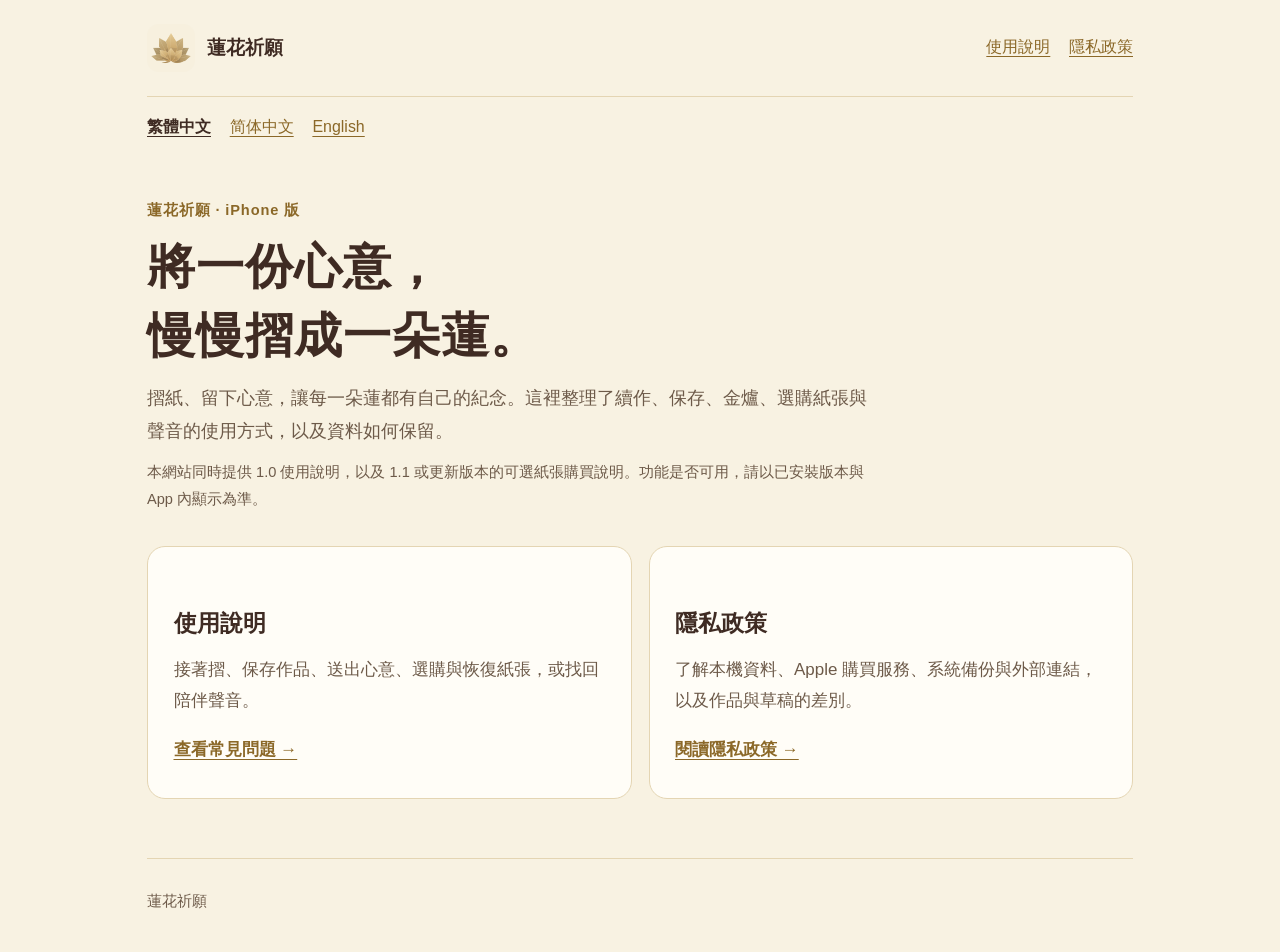
<file: index.html>
<!doctype html>
<html lang="zh-Hant">
<head>
  <meta charset="utf-8">
  <meta name="viewport" content="width=device-width, initial-scale=1">
  <meta name="description" content="蓮花祈願的使用說明與隱私政策。將一份心意，慢慢摺成一朵蓮。">
  <title>蓮花祈願 · 使用說明與隱私</title>
  <link rel="icon" href="assets/icon.png" type="image/png">
  <link rel="stylesheet" href="styles.css">
  <link rel="canonical" href="https://cm2rf97d.github.io/lotus-wishes-support/index.html">
</head>
<body>
  <a class="skip-link" href="#main">跳至主要內容</a>
  <div class="page-shell">
    <header class="site-header">
      <a class="brand" href="index.html"><img src="assets/icon.png" width="48" height="48" alt="">蓮花祈願</a>
      <nav aria-label="主要導覽"><a href="support.html">使用說明</a><a href="privacy.html">隱私政策</a></nav>
    </header>
    <nav class="languages" aria-label="語言"><a href="index.html" lang="zh-Hant" hreflang="zh-Hant" aria-current="page">繁體中文</a><a href="zh-Hans/index.html" lang="zh-Hans" hreflang="zh-Hans">简体中文</a><a href="en/index.html" lang="en" hreflang="en">English</a></nav>
    <main id="main">
      <div class="hero">
        <p class="eyebrow">蓮花祈願 · iPhone 版</p>
        <h1>將一份心意，<br>慢慢摺成一朵蓮。</h1>
        <p class="lead">摺紙、留下心意，讓每一朵蓮都有自己的紀念。這裡整理了續作、保存、金爐、選購紙張與聲音的使用方式，以及資料如何保留。</p>
        <p class="meta">本網站同時提供 1.0 使用說明，以及 1.1 或更新版本的可選紙張購買說明。功能是否可用，請以已安裝版本與 App 內顯示為準。</p>
      </div>
      <div class="cards">
        <section class="card">
          <h2>使用說明</h2>
          <p>接著摺、保存作品、送出心意、選購與恢復紙張，或找回陪伴聲音。</p>
          <a href="support.html">查看常見問題 →</a>
        </section>
        <section class="card">
          <h2>隱私政策</h2>
          <p>了解本機資料、Apple 購買服務、系統備份與外部連結，以及作品與草稿的差別。</p>
          <a href="privacy.html">閱讀隱私政策 →</a>
        </section>
      </div>
    </main>
    <footer class="site-footer"><p>蓮花祈願</p></footer>
  </div>
</body>
</html>
</file>
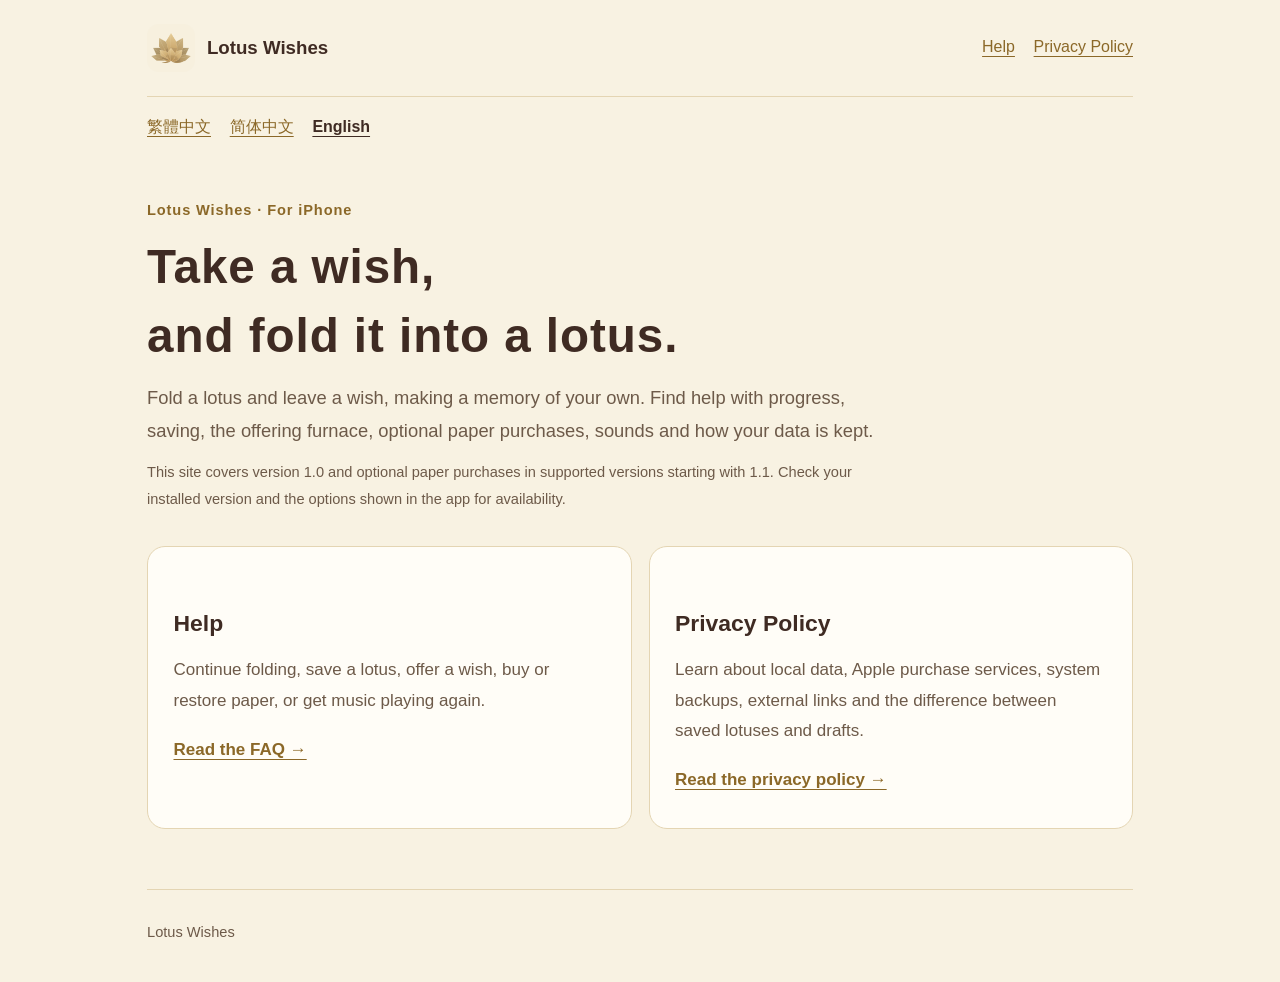
<file: en/index.html>
<!doctype html>
<html lang="en">
<head>
  <meta charset="utf-8">
  <meta name="viewport" content="width=device-width, initial-scale=1">
  <meta name="description" content="Help and privacy information for Lotus Wishes. Take a wish and fold it into a lotus.">
  <title>Lotus Wishes · Help &amp; Privacy</title>
  <link rel="icon" href="../assets/icon.png" type="image/png">
  <link rel="stylesheet" href="../styles.css">
  <link rel="canonical" href="https://cm2rf97d.github.io/lotus-wishes-support/en/index.html">
</head>
<body>
  <a class="skip-link" href="#main">Skip to main content</a>
  <div class="page-shell">
    <header class="site-header">
      <a class="brand" href="index.html"><img src="../assets/icon.png" width="48" height="48" alt="">Lotus Wishes</a>
      <nav aria-label="Main navigation"><a href="support.html">Help</a><a href="privacy.html">Privacy Policy</a></nav>
    </header>
    <nav class="languages" aria-label="Language"><a href="../index.html" lang="zh-Hant" hreflang="zh-Hant">繁體中文</a><a href="../zh-Hans/index.html" lang="zh-Hans" hreflang="zh-Hans">简体中文</a><a href="../en/index.html" lang="en" hreflang="en" aria-current="page">English</a></nav>
    <main id="main">
      <div class="hero">
        <p class="eyebrow">Lotus Wishes · For iPhone</p>
        <h1>Take a wish,<br>and fold it into a lotus.</h1>
        <p class="lead">Fold a lotus and leave a wish, making a memory of your own. Find help with progress, saving, the offering furnace, optional paper purchases, sounds and how your data is kept.</p>
        <p class="meta">This site covers version 1.0 and optional paper purchases in supported versions starting with 1.1. Check your installed version and the options shown in the app for availability.</p>
      </div>
      <div class="cards">
        <section class="card">
          <h2>Help</h2>
          <p>Continue folding, save a lotus, offer a wish, buy or restore paper, or get music playing again.</p>
          <a href="support.html">Read the FAQ →</a>
        </section>
        <section class="card">
          <h2>Privacy Policy</h2>
          <p>Learn about local data, Apple purchase services, system backups, external links and the difference between saved lotuses and drafts.</p>
          <a href="privacy.html">Read the privacy policy →</a>
        </section>
      </div>
    </main>
    <footer class="site-footer"><p>Lotus Wishes</p></footer>
  </div>
</body>
</html>
</file>
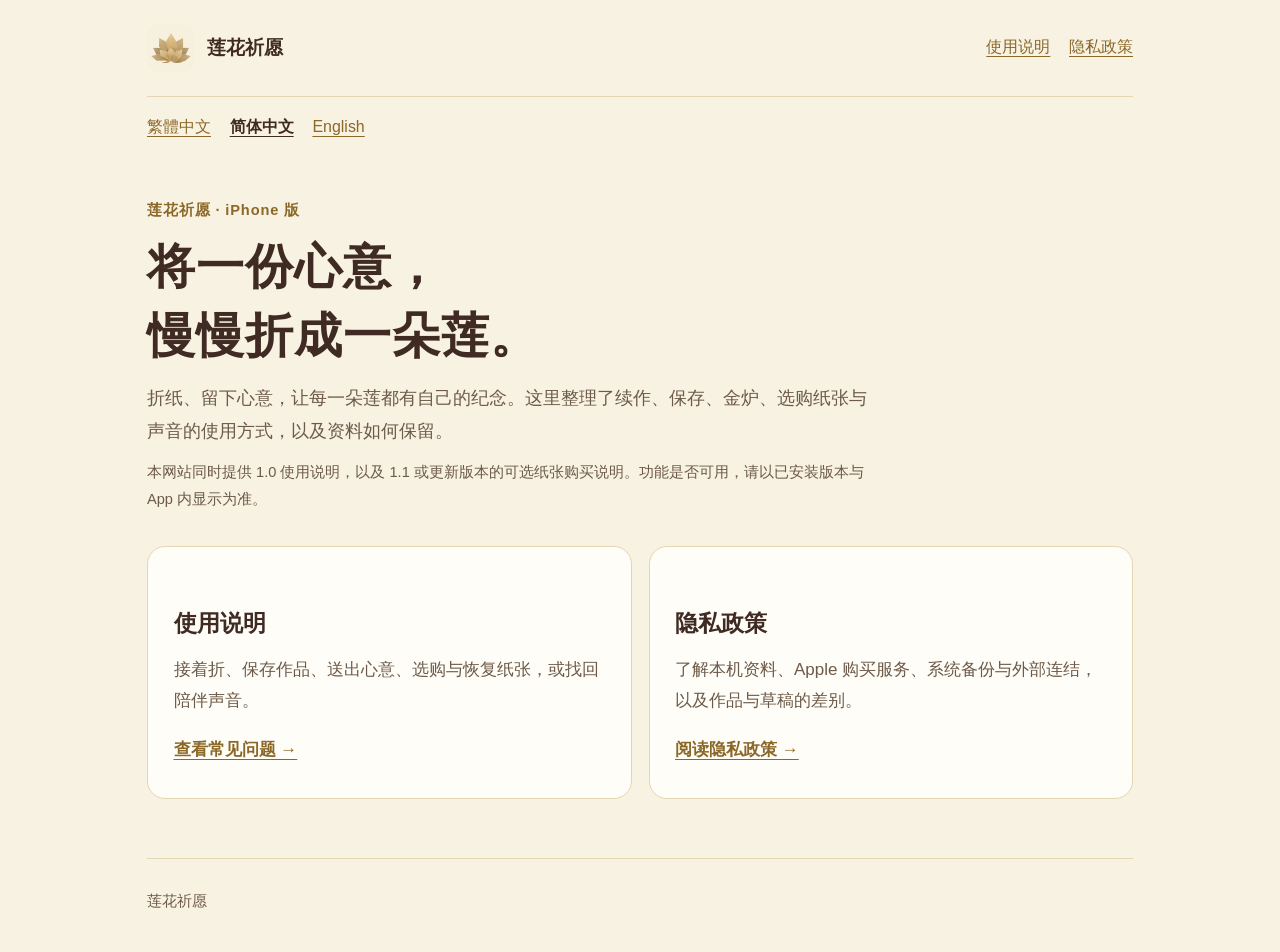
<file: zh-Hans/index.html>
<!doctype html>
<html lang="zh-Hans">
<head>
  <meta charset="utf-8">
  <meta name="viewport" content="width=device-width, initial-scale=1">
  <meta name="description" content="莲花祈愿的使用说明与隐私政策。将一份心意，慢慢折成一朵莲。">
  <title>莲花祈愿 · 使用说明与隐私</title>
  <link rel="icon" href="../assets/icon.png" type="image/png">
  <link rel="stylesheet" href="../styles.css">
  <link rel="canonical" href="https://cm2rf97d.github.io/lotus-wishes-support/zh-Hans/index.html">
</head>
<body>
  <a class="skip-link" href="#main">跳至主要内容</a>
  <div class="page-shell">
    <header class="site-header">
      <a class="brand" href="index.html"><img src="../assets/icon.png" width="48" height="48" alt="">莲花祈愿</a>
      <nav aria-label="主要导览"><a href="support.html">使用说明</a><a href="privacy.html">隐私政策</a></nav>
    </header>
    <nav class="languages" aria-label="语言"><a href="../index.html" lang="zh-Hant" hreflang="zh-Hant">繁體中文</a><a href="../zh-Hans/index.html" lang="zh-Hans" hreflang="zh-Hans" aria-current="page">简体中文</a><a href="../en/index.html" lang="en" hreflang="en">English</a></nav>
    <main id="main">
      <div class="hero">
        <p class="eyebrow">莲花祈愿 · iPhone 版</p>
        <h1>将一份心意，<br>慢慢折成一朵莲。</h1>
        <p class="lead">折纸、留下心意，让每一朵莲都有自己的纪念。这里整理了续作、保存、金炉、选购纸张与声音的使用方式，以及资料如何保留。</p>
        <p class="meta">本网站同时提供 1.0 使用说明，以及 1.1 或更新版本的可选纸张购买说明。功能是否可用，请以已安装版本与 App 内显示为准。</p>
      </div>
      <div class="cards">
        <section class="card">
          <h2>使用说明</h2>
          <p>接着折、保存作品、送出心意、选购与恢复纸张，或找回陪伴声音。</p>
          <a href="support.html">查看常见问题 →</a>
        </section>
        <section class="card">
          <h2>隐私政策</h2>
          <p>了解本机资料、Apple 购买服务、系统备份与外部连结，以及作品与草稿的差别。</p>
          <a href="privacy.html">阅读隐私政策 →</a>
        </section>
      </div>
    </main>
    <footer class="site-footer"><p>莲花祈愿</p></footer>
  </div>
</body>
</html>
</file>
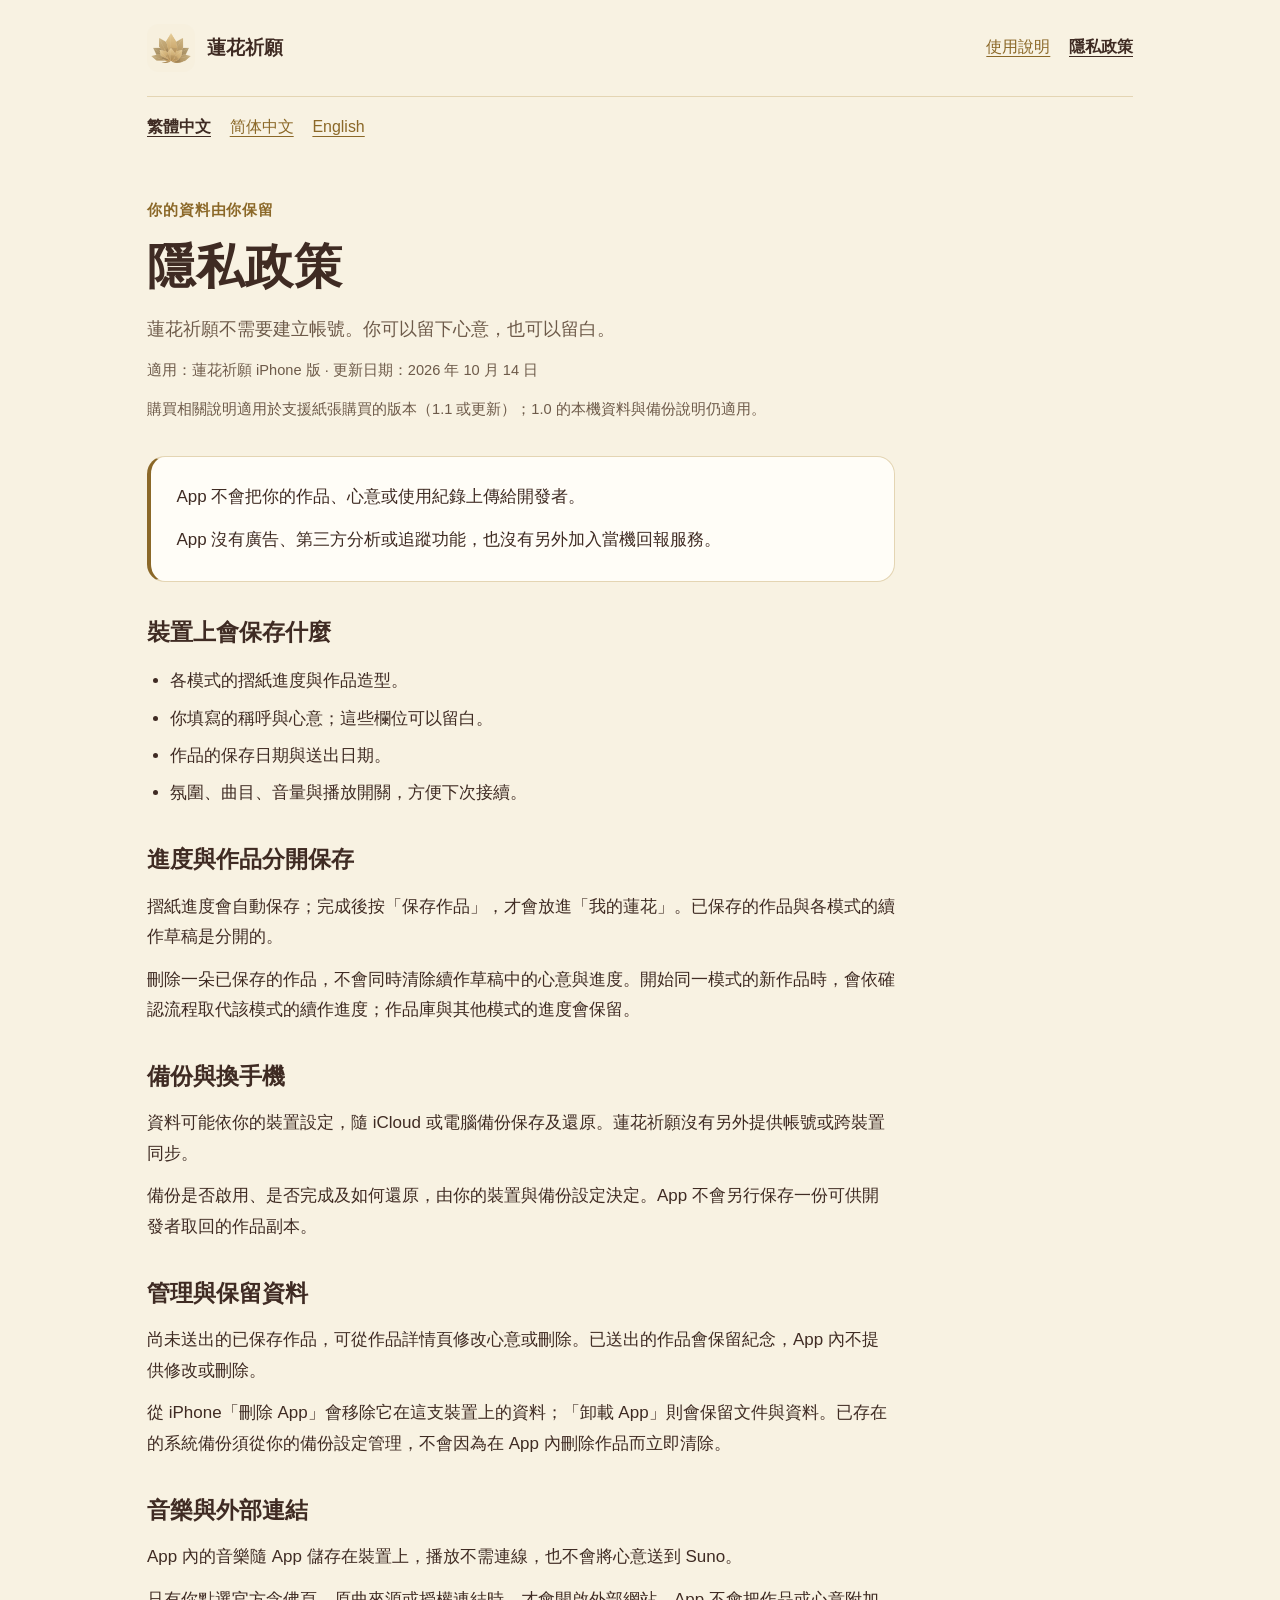
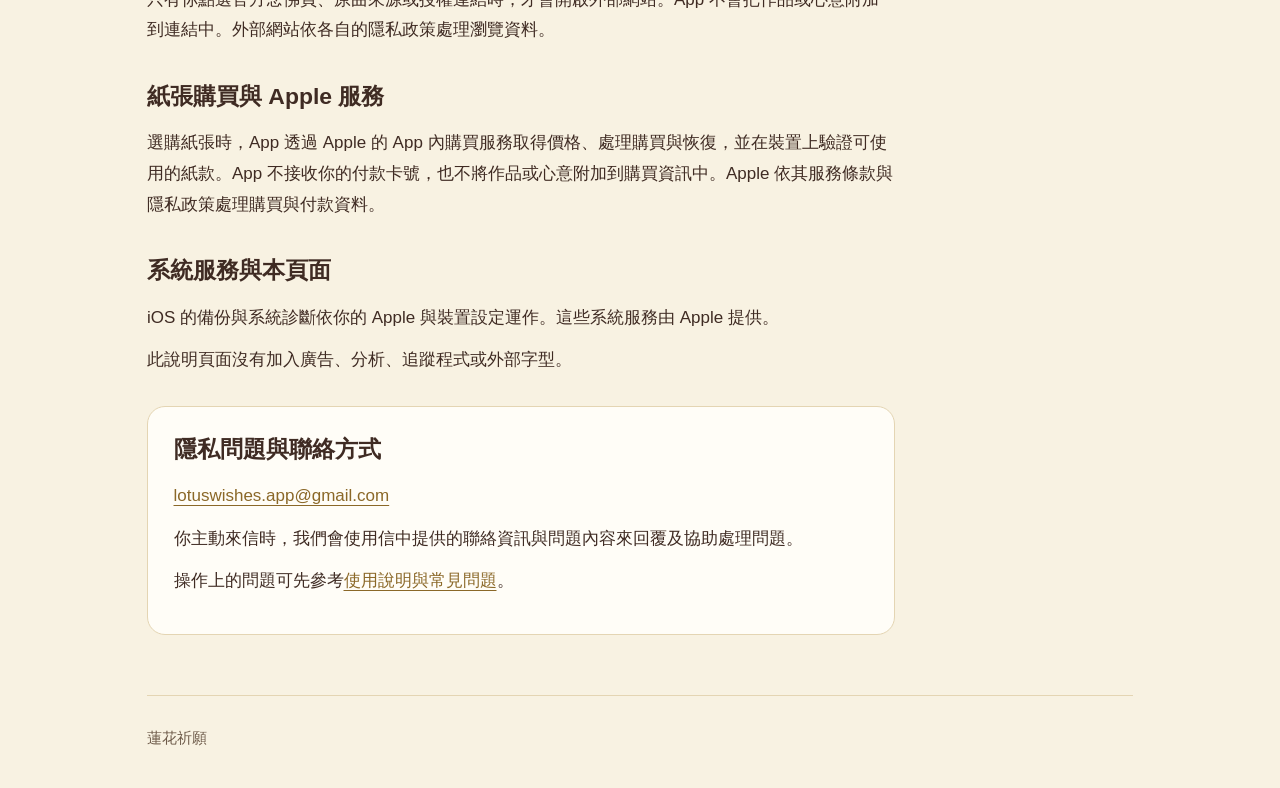
<file: privacy.html>
<!doctype html>
<html lang="zh-Hant">
<head>
  <meta charset="utf-8">
  <meta name="viewport" content="width=device-width, initial-scale=1">
  <meta name="description" content="蓮花祈願隱私政策：本機資料、作品與心意、紙張購買、系統備份、外部連結及資料管理。">
  <title>隱私政策 · 蓮花祈願</title>
  <link rel="icon" href="assets/icon.png" type="image/png">
  <link rel="stylesheet" href="styles.css">
  <link rel="canonical" href="https://cm2rf97d.github.io/lotus-wishes-support/privacy.html">
</head>
<body>
  <a class="skip-link" href="#main">跳至主要內容</a>
  <div class="page-shell">
    <header class="site-header">
      <a class="brand" href="index.html"><img src="assets/icon.png" width="48" height="48" alt="">蓮花祈願</a>
      <nav aria-label="主要導覽"><a href="support.html">使用說明</a><a href="privacy.html" aria-current="page">隱私政策</a></nav>
    </header>
    <nav class="languages" aria-label="語言"><a href="privacy.html" lang="zh-Hant" hreflang="zh-Hant" aria-current="page">繁體中文</a><a href="zh-Hans/privacy.html" lang="zh-Hans" hreflang="zh-Hans">简体中文</a><a href="en/privacy.html" lang="en" hreflang="en">English</a></nav>
    <main id="main" class="document">
      <div class="hero">
        <p class="eyebrow">你的資料由你保留</p>
        <h1>隱私政策</h1>
        <p class="lead">蓮花祈願不需要建立帳號。你可以留下心意，也可以留白。</p>
        <p class="meta">適用：蓮花祈願 iPhone 版 · 更新日期：2026 年 10 月 14 日</p>
        <p class="meta">購買相關說明適用於支援紙張購買的版本（1.1 或更新）；1.0 的本機資料與備份說明仍適用。</p>
      </div>
      <div class="summary">
        <p>App 不會把你的作品、心意或使用紀錄上傳給開發者。</p>
        <p>App 沒有廣告、第三方分析或追蹤功能，也沒有另外加入當機回報服務。</p>
      </div>
      <section aria-labelledby="stored-data">
        <h2 id="stored-data">裝置上會保存什麼</h2>
        <ul>
          <li>各模式的摺紙進度與作品造型。</li>
          <li>你填寫的稱呼與心意；這些欄位可以留白。</li>
          <li>作品的保存日期與送出日期。</li>
          <li>氛圍、曲目、音量與播放開關，方便下次接續。</li>
        </ul>
      </section>
      <section aria-labelledby="drafts">
        <h2 id="drafts">進度與作品分開保存</h2>
        <p>摺紙進度會自動保存；完成後按「保存作品」，才會放進「我的蓮花」。已保存的作品與各模式的續作草稿是分開的。</p>
        <p>刪除一朵已保存的作品，不會同時清除續作草稿中的心意與進度。開始同一模式的新作品時，會依確認流程取代該模式的續作進度；作品庫與其他模式的進度會保留。</p>
      </section>
      <section aria-labelledby="backup">
        <h2 id="backup">備份與換手機</h2>
        <p>資料可能依你的裝置設定，隨 iCloud 或電腦備份保存及還原。蓮花祈願沒有另外提供帳號或跨裝置同步。</p>
        <p>備份是否啟用、是否完成及如何還原，由你的裝置與備份設定決定。App 不會另行保存一份可供開發者取回的作品副本。</p>
      </section>
      <section aria-labelledby="manage">
        <h2 id="manage">管理與保留資料</h2>
        <p>尚未送出的已保存作品，可從作品詳情頁修改心意或刪除。已送出的作品會保留紀念，App 內不提供修改或刪除。</p>
        <p>從 iPhone「刪除 App」會移除它在這支裝置上的資料；「卸載 App」則會保留文件與資料。已存在的系統備份須從你的備份設定管理，不會因為在 App 內刪除作品而立即清除。</p>
      </section>
      <section aria-labelledby="links">
        <h2 id="links">音樂與外部連結</h2>
        <p>App 內的音樂隨 App 儲存在裝置上，播放不需連線，也不會將心意送到 Suno。</p>
        <p>只有你點選官方念佛頁、原曲來源或授權連結時，才會開啟外部網站。App 不會把作品或心意附加到連結中。外部網站依各自的隱私政策處理瀏覽資料。</p>
      </section>
      <section aria-labelledby="purchases">
        <h2 id="purchases">紙張購買與 Apple 服務</h2>
        <p>選購紙張時，App 透過 Apple 的 App 內購買服務取得價格、處理購買與恢復，並在裝置上驗證可使用的紙款。App 不接收你的付款卡號，也不將作品或心意附加到購買資訊中。Apple 依其服務條款與隱私政策處理購買與付款資料。</p>
      </section>
      <section aria-labelledby="system">
        <h2 id="system">系統服務與本頁面</h2>
        <p>iOS 的備份與系統診斷依你的 Apple 與裝置設定運作。這些系統服務由 Apple 提供。</p>
        <p>此說明頁面沒有加入廣告、分析、追蹤程式或外部字型。</p>
      </section>
      <section class="contact" aria-labelledby="contact">
        <h2 id="contact">隱私問題與聯絡方式</h2>
        <p class="contact-address"><a href="mailto:lotuswishes.app@gmail.com">lotuswishes.app@gmail.com</a></p>
        <p>你主動來信時，我們會使用信中提供的聯絡資訊與問題內容來回覆及協助處理問題。</p>
        <p>操作上的問題可先參考<a href="support.html">使用說明與常見問題</a>。</p>
      </section>
    </main>
    <footer class="site-footer"><p>蓮花祈願</p></footer>
  </div>
</body>
</html>
</file>
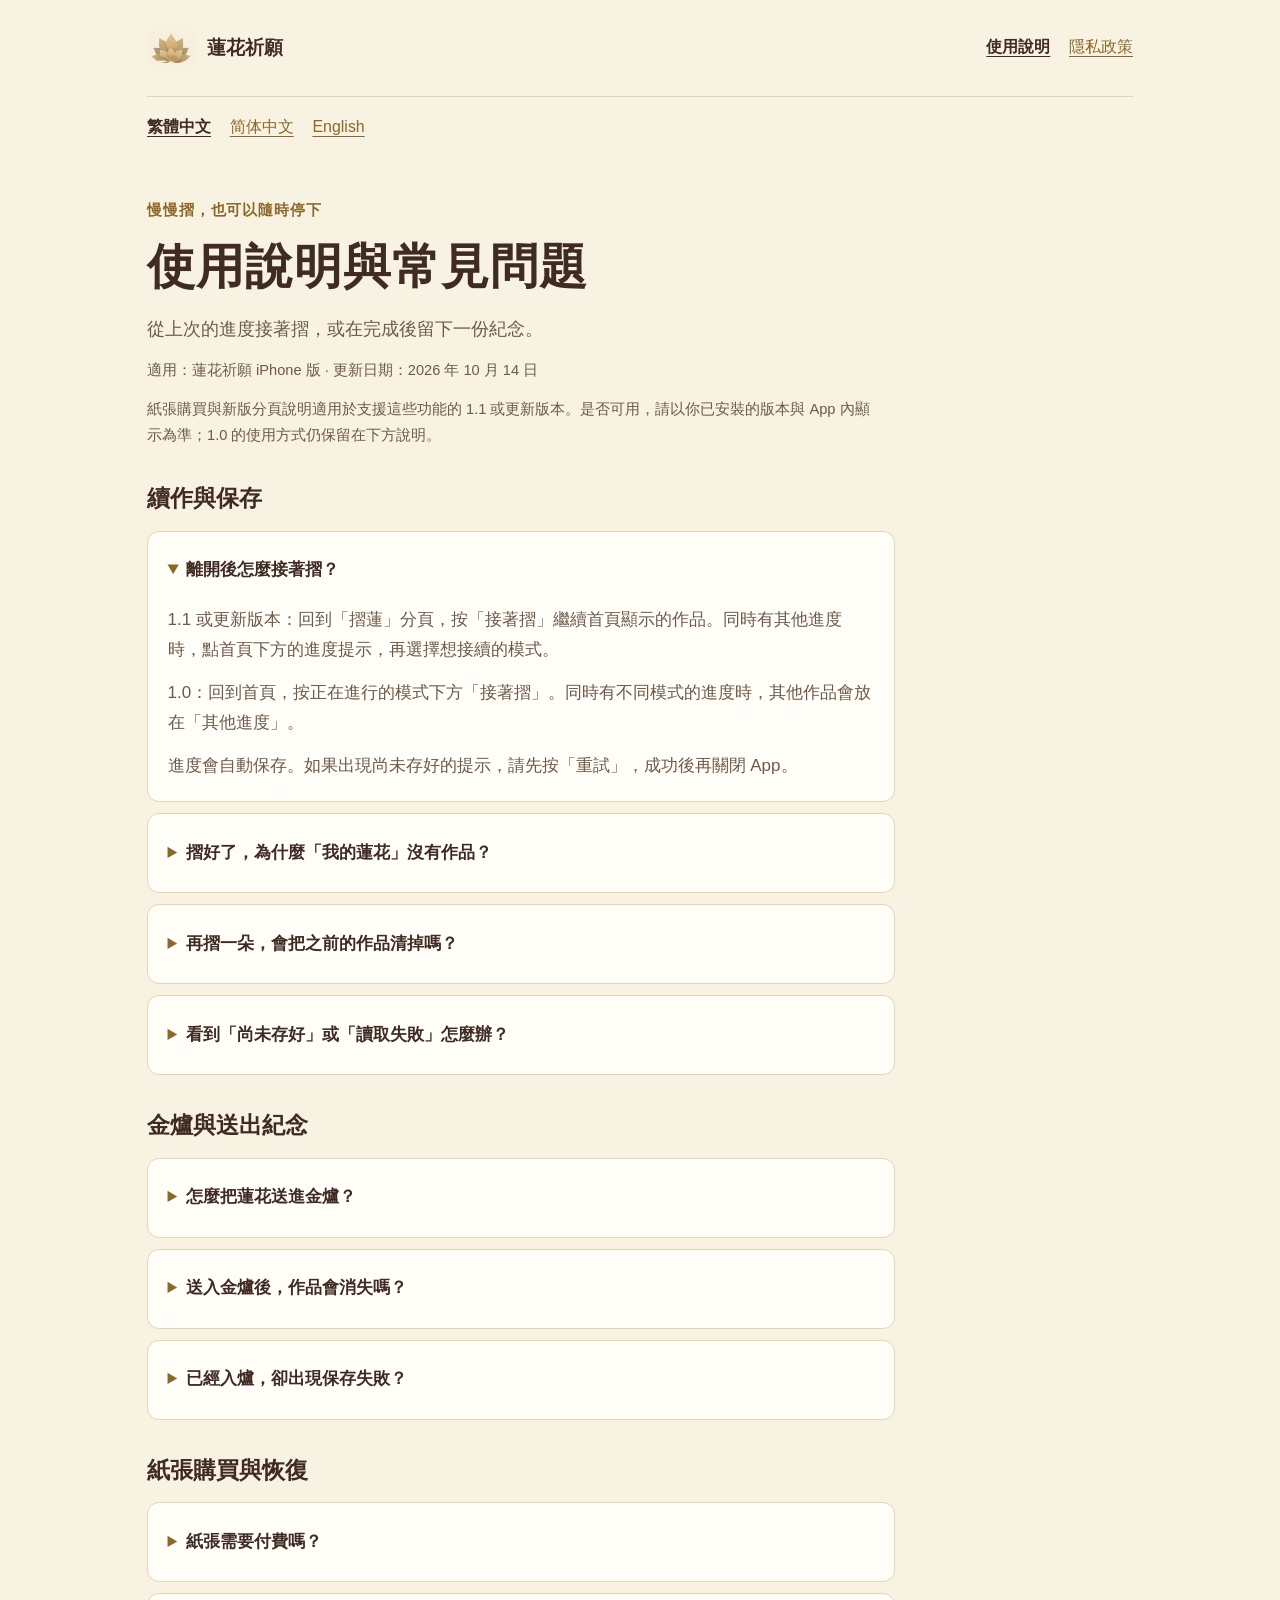
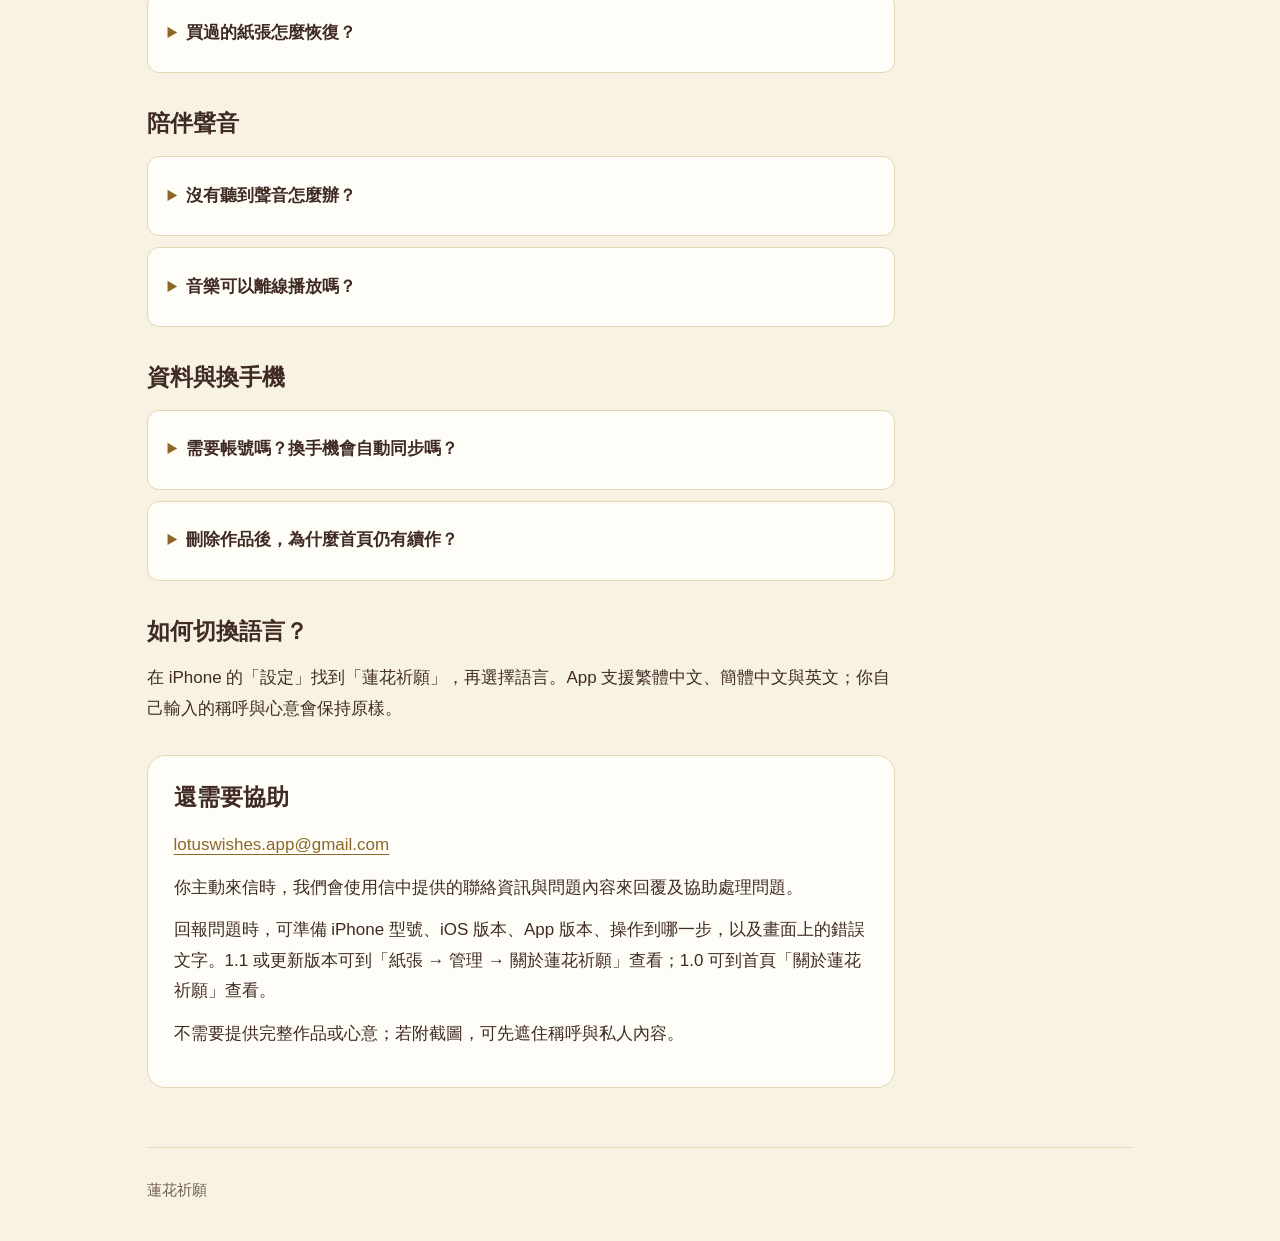
<file: support.html>
<!doctype html>
<html lang="zh-Hant">
<head>
  <meta charset="utf-8">
  <meta name="viewport" content="width=device-width, initial-scale=1">
  <meta name="description" content="蓮花祈願使用說明：摺紙續作、保存作品、金爐送出、紙張購買與恢復、聲音與資料備份。">
  <title>使用說明與常見問題 · 蓮花祈願</title>
  <link rel="icon" href="assets/icon.png" type="image/png">
  <link rel="stylesheet" href="styles.css">
  <link rel="canonical" href="https://cm2rf97d.github.io/lotus-wishes-support/support.html">
</head>
<body>
  <a class="skip-link" href="#main">跳至主要內容</a>
  <div class="page-shell">
    <header class="site-header">
      <a class="brand" href="index.html"><img src="assets/icon.png" width="48" height="48" alt="">蓮花祈願</a>
      <nav aria-label="主要導覽"><a href="support.html" aria-current="page">使用說明</a><a href="privacy.html">隱私政策</a></nav>
    </header>
    <nav class="languages" aria-label="語言"><a href="support.html" lang="zh-Hant" hreflang="zh-Hant" aria-current="page">繁體中文</a><a href="zh-Hans/support.html" lang="zh-Hans" hreflang="zh-Hans">简体中文</a><a href="en/support.html" lang="en" hreflang="en">English</a></nav>
    <main id="main" class="document">
      <div class="hero">
        <p class="eyebrow">慢慢摺，也可以隨時停下</p>
        <h1>使用說明與常見問題</h1>
        <p class="lead">從上次的進度接著摺，或在完成後留下一份紀念。</p>
        <p class="meta">適用：蓮花祈願 iPhone 版 · 更新日期：2026 年 10 月 14 日</p>
        <p class="meta">紙張購買與新版分頁說明適用於支援這些功能的 1.1 或更新版本。是否可用，請以你已安裝的版本與 App 內顯示為準；1.0 的使用方式仍保留在下方說明。</p>
      </div>
      <section class="faq-group" aria-labelledby="fold-save">
        <h2 id="fold-save">續作與保存</h2>
        <details open>
          <summary>離開後怎麼接著摺？</summary>
          <p>1.1 或更新版本：回到「摺蓮」分頁，按「接著摺」繼續首頁顯示的作品。同時有其他進度時，點首頁下方的進度提示，再選擇想接續的模式。</p>
          <p>1.0：回到首頁，按正在進行的模式下方「接著摺」。同時有不同模式的進度時，其他作品會放在「其他進度」。</p>
          <p>進度會自動保存。如果出現尚未存好的提示，請先按「重試」，成功後再關閉 App。</p>
        </details>
        <details>
          <summary>摺好了，為什麼「我的蓮花」沒有作品？</summary>
          <p>完成後先到「欣賞與保存」，再按「保存作品」。作品庫只顯示你已保存的蓮花。</p>
          <p>改過心意後，也要再次保存修改。看到「作品有修改，尚未保存」時，可先欣賞確認，再按「保存修改」。</p>
        </details>
        <details>
          <summary>再摺一朵，會把之前的作品清掉嗎？</summary>
          <p>開始同一模式的新作品時，會依確認流程取代這個模式的續作進度與心意。已保存到「我的蓮花」的作品，以及其他模式的進度會保留。</p>
          <p>如果想留下目前這朵蓮，請先完成並保存，再開始新作品。</p>
        </details>
        <details>
          <summary>看到「尚未存好」或「讀取失敗」怎麼辦？</summary>
          <p>請按畫面上的「重試」、「重試保存」或「重試讀取進度」。寫入失敗時，先重試成功再關閉 App。</p>
          <p>讀取失敗時，請先重試讀取，避免用新作品取代原本的進度。不要為了排除錯誤而直接刪除 App，因為它會移除裝置上的 App 資料。</p>
        </details>
      </section>
      <section class="faq-group" aria-labelledby="offering">
        <h2 id="offering">金爐與送出紀念</h2>
        <details>
          <summary>怎麼把蓮花送進金爐？</summary>
          <p>1.1 或更新版本：開啟「金爐」分頁，選擇想送出的已保存作品，再進入金爐。將可操作的蓮花推向爐口，輕輕放手；選擇多朵時，入爐並保存成功後，下一朵會補上。</p>
          <p>若沒有送入，蓮花會回到桌上，可以再試一次。</p>
          <p>1.0：從「我的蓮花」按「前往金爐」，可以依序送出尚未送出的作品。入爐並保存成功後，下一朵會補上。</p>
        </details>
        <details>
          <summary>送入金爐後，作品會消失嗎？</summary>
          <p>送出成功後，作品仍會保留在「我的蓮花」，並顯示送出紀念。已送出的作品不能再次送入，也不能在 App 內修改或刪除。</p>
        </details>
        <details>
          <summary>已經入爐，卻出現保存失敗？</summary>
          <p>請依畫面提示按「重試保存」。重試會再次保存同一份紀念，不需要重新拖動蓮花。</p>
          <p>保存成功後才會補上下一朵。請先確認錯誤提示已消失，再繼續。</p>
        </details>
      </section>
      <section class="faq-group" aria-labelledby="purchases">
        <h2 id="purchases">紙張購買與恢復</h2>
        <details>
          <summary>紙張需要付費嗎？</summary>
          <p>金色素紙與摺蓮、保存作品、金爐基本功能可免費使用。支援購買的版本（1.1 或更新）提供五款可選紙張，開放情況以 App 內顯示為準；各款可一次購買永久解鎖，不是訂閱，也不會每摺一朵重複收費。在「紙張」選擇紙款後，可先查看所在地區的售價，再決定是否購買。購買後按「設為下次使用」，新作品才會使用這款紙；已有作品與續作保留原紙。</p>
        </details>
        <details>
          <summary>買過的紙張怎麼恢復？</summary>
          <p>重新安裝或換手機後，使用原購買的 Apple 帳號，到「紙張 → 管理 → 恢復購買」。恢復紙款不會還原摺紙進度或作品；作品與進度仍依你的裝置備份還原。</p>
        </details>
      </section>
      <section class="faq-group" aria-labelledby="sound">
        <h2 id="sound">陪伴聲音</h2>
        <details>
          <summary>沒有聽到聲音怎麼辦？</summary>
          <p>按頁首喇叭開啟「陪伴聲音」，確認播放已開啟，App 音量不是 0，再查看 iPhone 音量、靜音設定與耳機連線。</p>
          <p>耳機移除或開啟官方念佛頁後，可回到 App 手動按播放。</p>
        </details>
        <details>
          <summary>音樂可以離線播放嗎？</summary>
          <p>App 內的陪伴音樂與迴向可以離線播放。點選「官方念佛頁」會開啟外部網站，這時需要網路。</p>
        </details>
      </section>
      <section class="faq-group" aria-labelledby="data">
        <h2 id="data">資料與換手機</h2>
        <details>
          <summary>需要帳號嗎？換手機會自動同步嗎？</summary>
          <p>不需要另外建立蓮花祈願帳號。蓮花祈願沒有另外提供跨裝置同步；資料可能依你的設定，隨 iCloud 或電腦備份保存及還原。</p>
          <p>換手機前請確認自己的備份設定與備份狀態。更多說明請見<a href="privacy.html#backup">備份與換手機</a>。</p>
        </details>
        <details>
          <summary>刪除作品後，為什麼首頁仍有續作？</summary>
          <p>作品庫與續作草稿分開保存。刪除一朵尚未送出的已保存作品，不會同時清除該模式草稿裡的心意與進度。</p>
          <p>開始同一模式的新作品並完成確認流程，才會取代那份續作進度。已送出的紀念在 App 內不提供刪除。</p>
        </details>
      </section>
      <section aria-labelledby="language-help">
        <h2 id="language-help">如何切換語言？</h2>
        <p>在 iPhone 的「設定」找到「蓮花祈願」，再選擇語言。App 支援繁體中文、簡體中文與英文；你自己輸入的稱呼與心意會保持原樣。</p>
      </section>
      <section class="contact" aria-labelledby="contact">
        <h2 id="contact">還需要協助</h2>
        <p class="contact-address"><a href="mailto:lotuswishes.app@gmail.com">lotuswishes.app@gmail.com</a></p>
        <p>你主動來信時，我們會使用信中提供的聯絡資訊與問題內容來回覆及協助處理問題。</p>
        <p>回報問題時，可準備 iPhone 型號、iOS 版本、App 版本、操作到哪一步，以及畫面上的錯誤文字。1.1 或更新版本可到「紙張 → 管理 → 關於蓮花祈願」查看；1.0 可到首頁「關於蓮花祈願」查看。</p>
        <p>不需要提供完整作品或心意；若附截圖，可先遮住稱呼與私人內容。</p>
      </section>
    </main>
    <footer class="site-footer"><p>蓮花祈願</p></footer>
  </div>
</body>
</html>
</file>
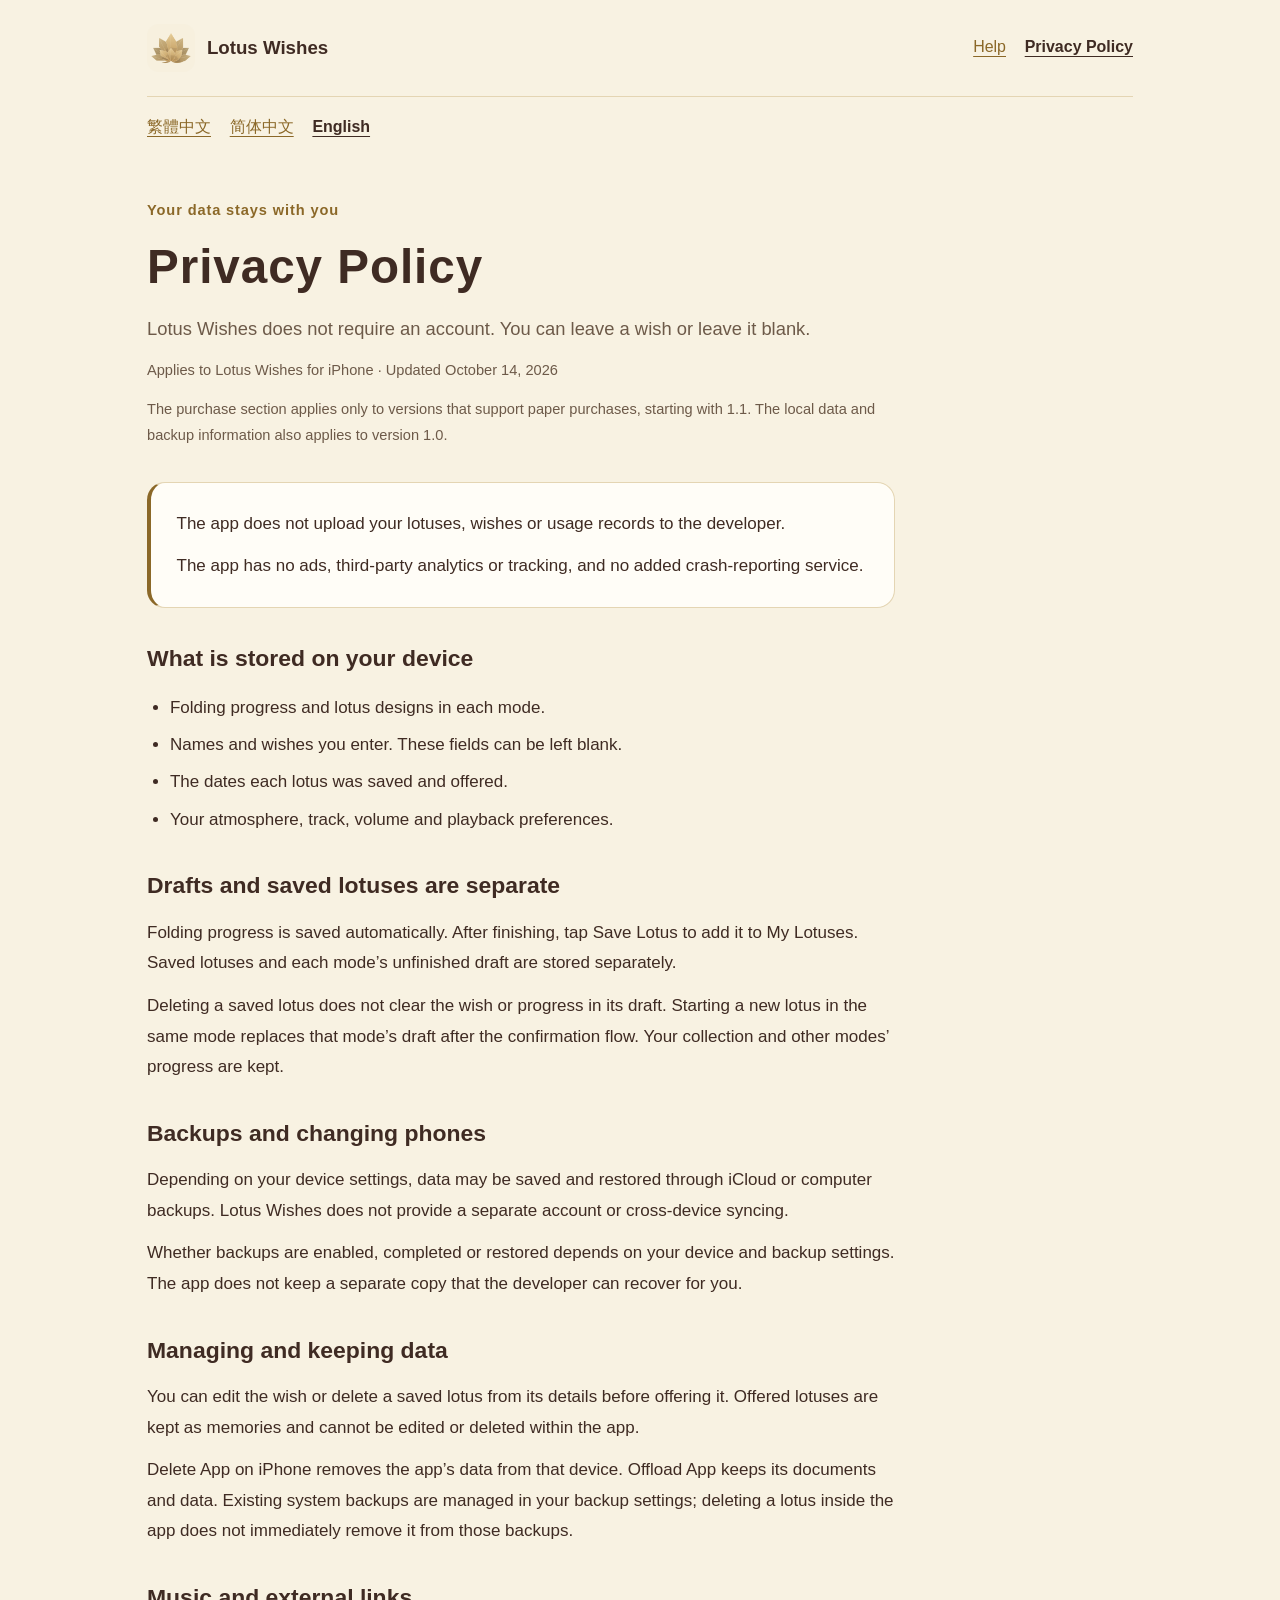
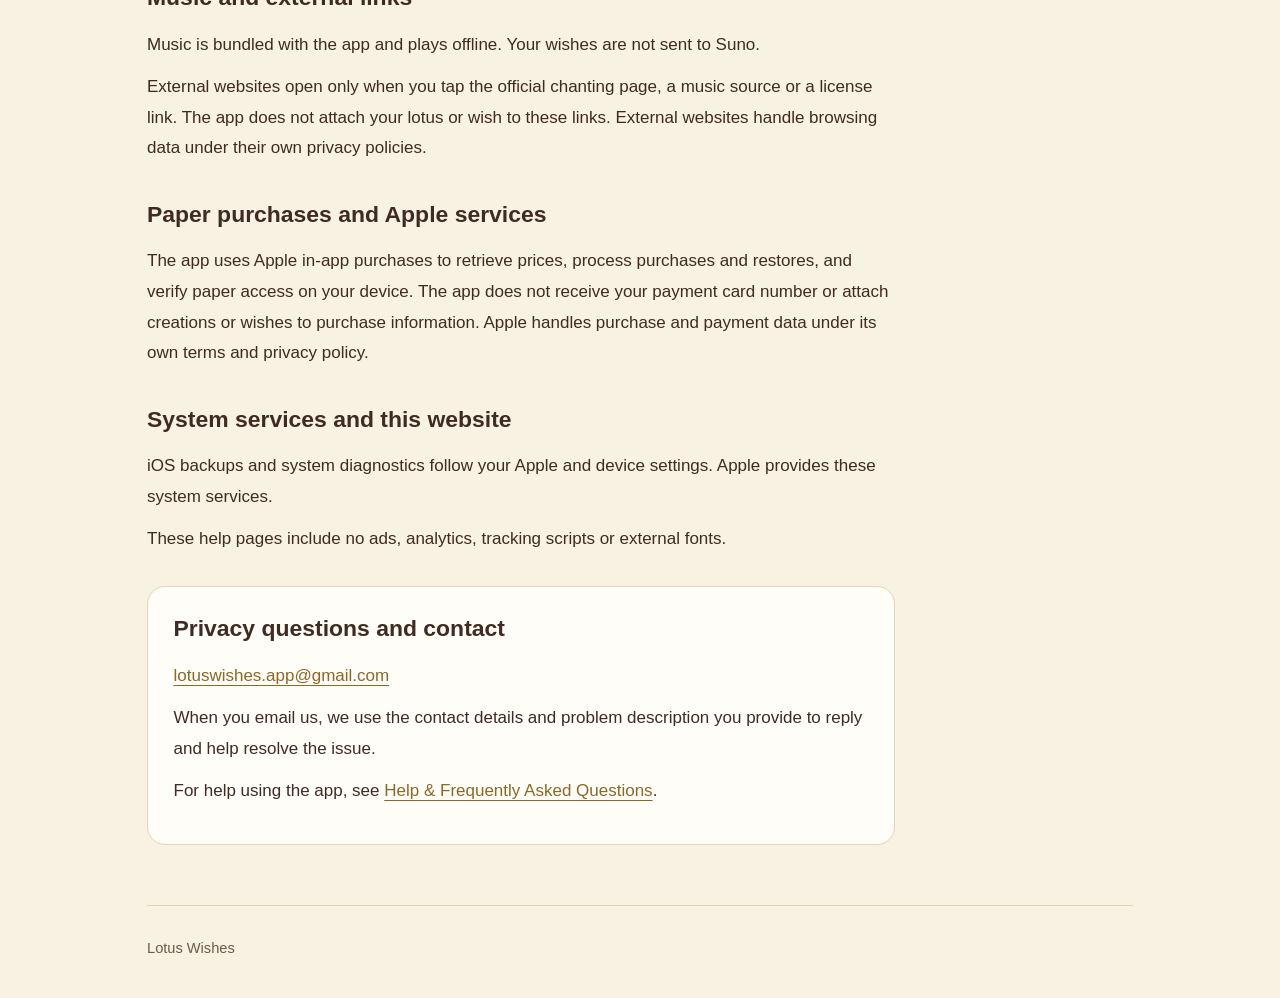
<file: en/privacy.html>
<!doctype html>
<html lang="en">
<head>
  <meta charset="utf-8">
  <meta name="viewport" content="width=device-width, initial-scale=1">
  <meta name="description" content="Lotus Wishes privacy policy: local data, creations and wishes, paper purchases, system backups, external links and data management.">
  <title>Privacy Policy · Lotus Wishes</title>
  <link rel="icon" href="../assets/icon.png" type="image/png">
  <link rel="stylesheet" href="../styles.css">
  <link rel="canonical" href="https://cm2rf97d.github.io/lotus-wishes-support/en/privacy.html">
</head>
<body>
  <a class="skip-link" href="#main">Skip to main content</a>
  <div class="page-shell">
    <header class="site-header">
      <a class="brand" href="index.html"><img src="../assets/icon.png" width="48" height="48" alt="">Lotus Wishes</a>
      <nav aria-label="Main navigation"><a href="support.html">Help</a><a href="privacy.html" aria-current="page">Privacy Policy</a></nav>
    </header>
    <nav class="languages" aria-label="Language"><a href="../privacy.html" lang="zh-Hant" hreflang="zh-Hant">繁體中文</a><a href="../zh-Hans/privacy.html" lang="zh-Hans" hreflang="zh-Hans">简体中文</a><a href="../en/privacy.html" lang="en" hreflang="en" aria-current="page">English</a></nav>
    <main id="main" class="document">
      <div class="hero">
        <p class="eyebrow">Your data stays with you</p>
        <h1>Privacy Policy</h1>
        <p class="lead">Lotus Wishes does not require an account. You can leave a wish or leave it blank.</p>
        <p class="meta">Applies to Lotus Wishes for iPhone · Updated October 14, 2026</p>
        <p class="meta">The purchase section applies only to versions that support paper purchases, starting with 1.1. The local data and backup information also applies to version 1.0.</p>
      </div>
      <div class="summary">
        <p>The app does not upload your lotuses, wishes or usage records to the developer.</p>
        <p>The app has no ads, third-party analytics or tracking, and no added crash-reporting service.</p>
      </div>
      <section aria-labelledby="stored-data">
        <h2 id="stored-data">What is stored on your device</h2>
        <ul>
          <li>Folding progress and lotus designs in each mode.</li>
          <li>Names and wishes you enter. These fields can be left blank.</li>
          <li>The dates each lotus was saved and offered.</li>
          <li>Your atmosphere, track, volume and playback preferences.</li>
        </ul>
      </section>
      <section aria-labelledby="drafts">
        <h2 id="drafts">Drafts and saved lotuses are separate</h2>
        <p>Folding progress is saved automatically. After finishing, tap Save Lotus to add it to My Lotuses. Saved lotuses and each mode’s unfinished draft are stored separately.</p>
        <p>Deleting a saved lotus does not clear the wish or progress in its draft. Starting a new lotus in the same mode replaces that mode’s draft after the confirmation flow. Your collection and other modes’ progress are kept.</p>
      </section>
      <section aria-labelledby="backup">
        <h2 id="backup">Backups and changing phones</h2>
        <p>Depending on your device settings, data may be saved and restored through iCloud or computer backups. Lotus Wishes does not provide a separate account or cross-device syncing.</p>
        <p>Whether backups are enabled, completed or restored depends on your device and backup settings. The app does not keep a separate copy that the developer can recover for you.</p>
      </section>
      <section aria-labelledby="manage">
        <h2 id="manage">Managing and keeping data</h2>
        <p>You can edit the wish or delete a saved lotus from its details before offering it. Offered lotuses are kept as memories and cannot be edited or deleted within the app.</p>
        <p>Delete App on iPhone removes the app’s data from that device. Offload App keeps its documents and data. Existing system backups are managed in your backup settings; deleting a lotus inside the app does not immediately remove it from those backups.</p>
      </section>
      <section aria-labelledby="links">
        <h2 id="links">Music and external links</h2>
        <p>Music is bundled with the app and plays offline. Your wishes are not sent to Suno.</p>
        <p>External websites open only when you tap the official chanting page, a music source or a license link. The app does not attach your lotus or wish to these links. External websites handle browsing data under their own privacy policies.</p>
      </section>
      <section aria-labelledby="purchases">
        <h2 id="purchases">Paper purchases and Apple services</h2>
        <p>The app uses Apple in-app purchases to retrieve prices, process purchases and restores, and verify paper access on your device. The app does not receive your payment card number or attach creations or wishes to purchase information. Apple handles purchase and payment data under its own terms and privacy policy.</p>
      </section>
      <section aria-labelledby="system">
        <h2 id="system">System services and this website</h2>
        <p>iOS backups and system diagnostics follow your Apple and device settings. Apple provides these system services.</p>
        <p>These help pages include no ads, analytics, tracking scripts or external fonts.</p>
      </section>
      <section class="contact" aria-labelledby="contact">
        <h2 id="contact">Privacy questions and contact</h2>
        <p class="contact-address"><a href="mailto:lotuswishes.app@gmail.com">lotuswishes.app@gmail.com</a></p>
        <p>When you email us, we use the contact details and problem description you provide to reply and help resolve the issue.</p>
        <p>For help using the app, see <a href="support.html">Help &amp; Frequently Asked Questions</a>.</p>
      </section>
    </main>
    <footer class="site-footer"><p>Lotus Wishes</p></footer>
  </div>
</body>
</html>
</file>
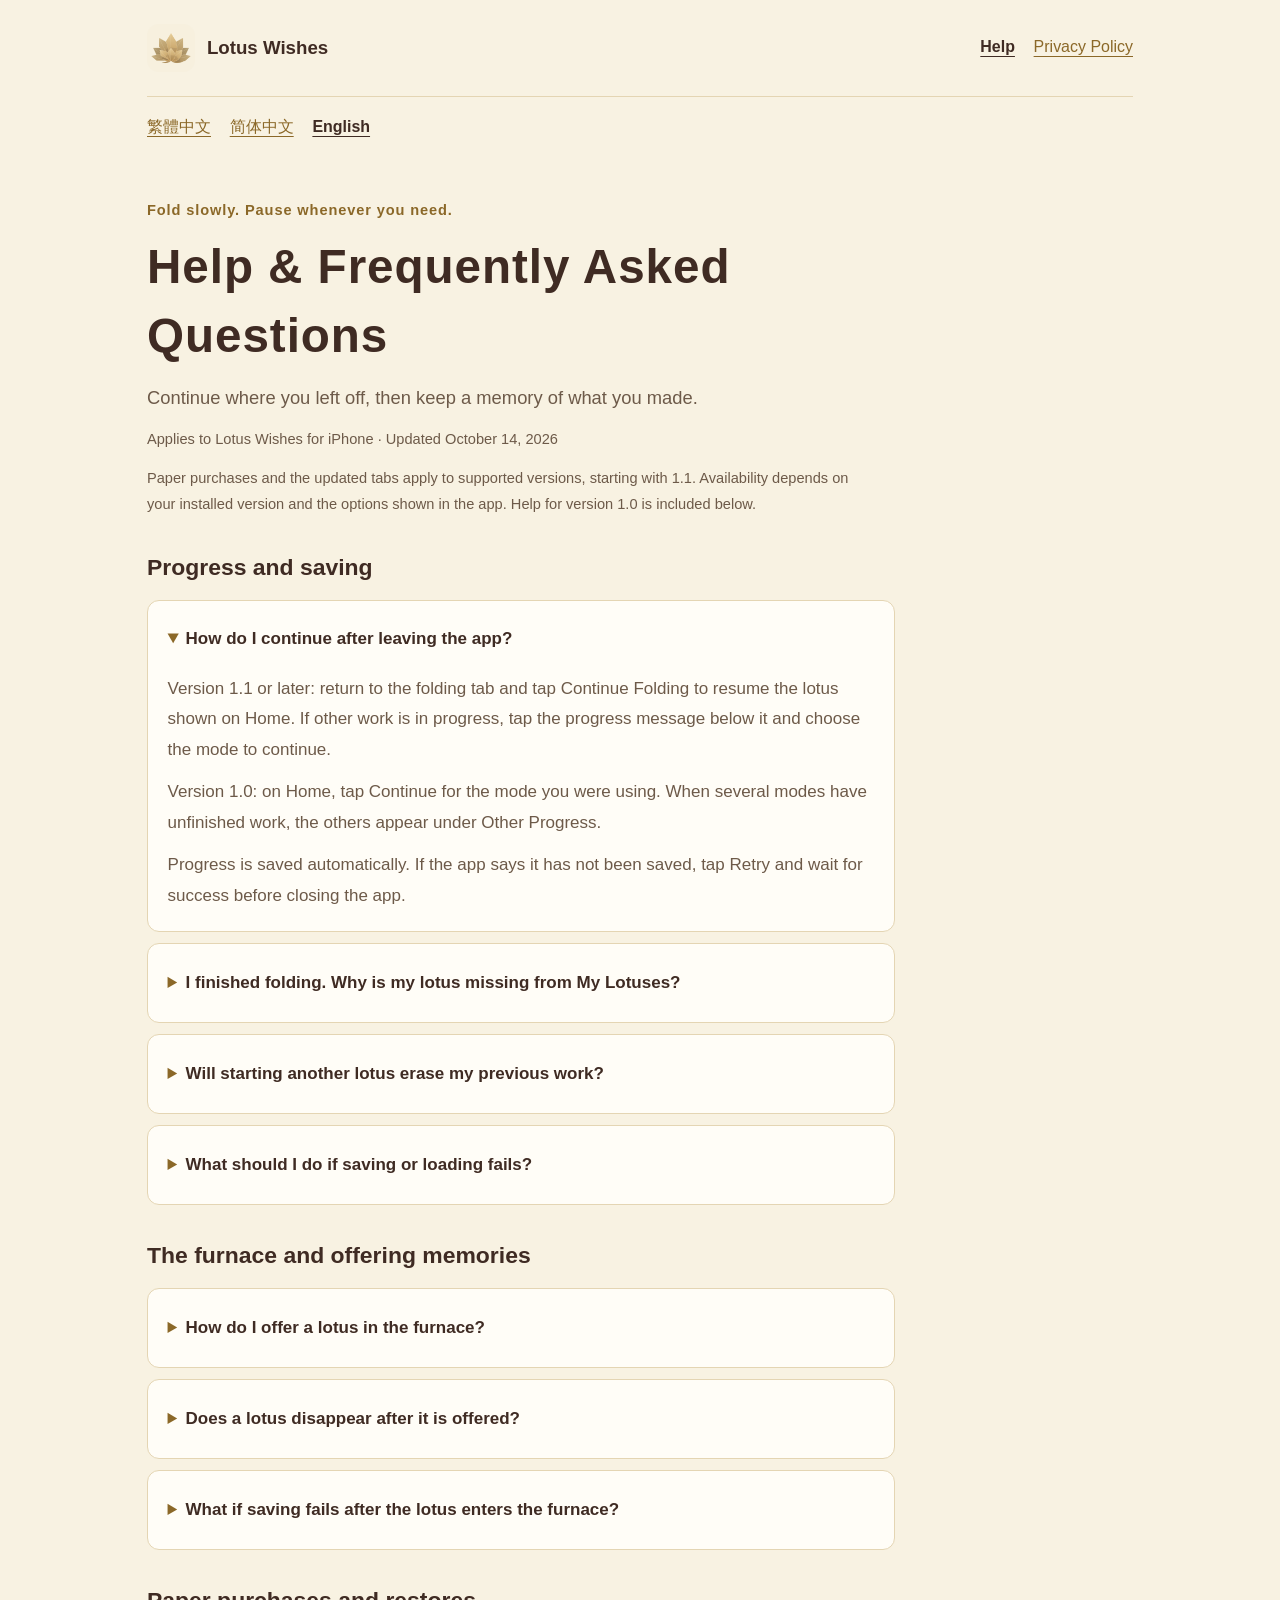
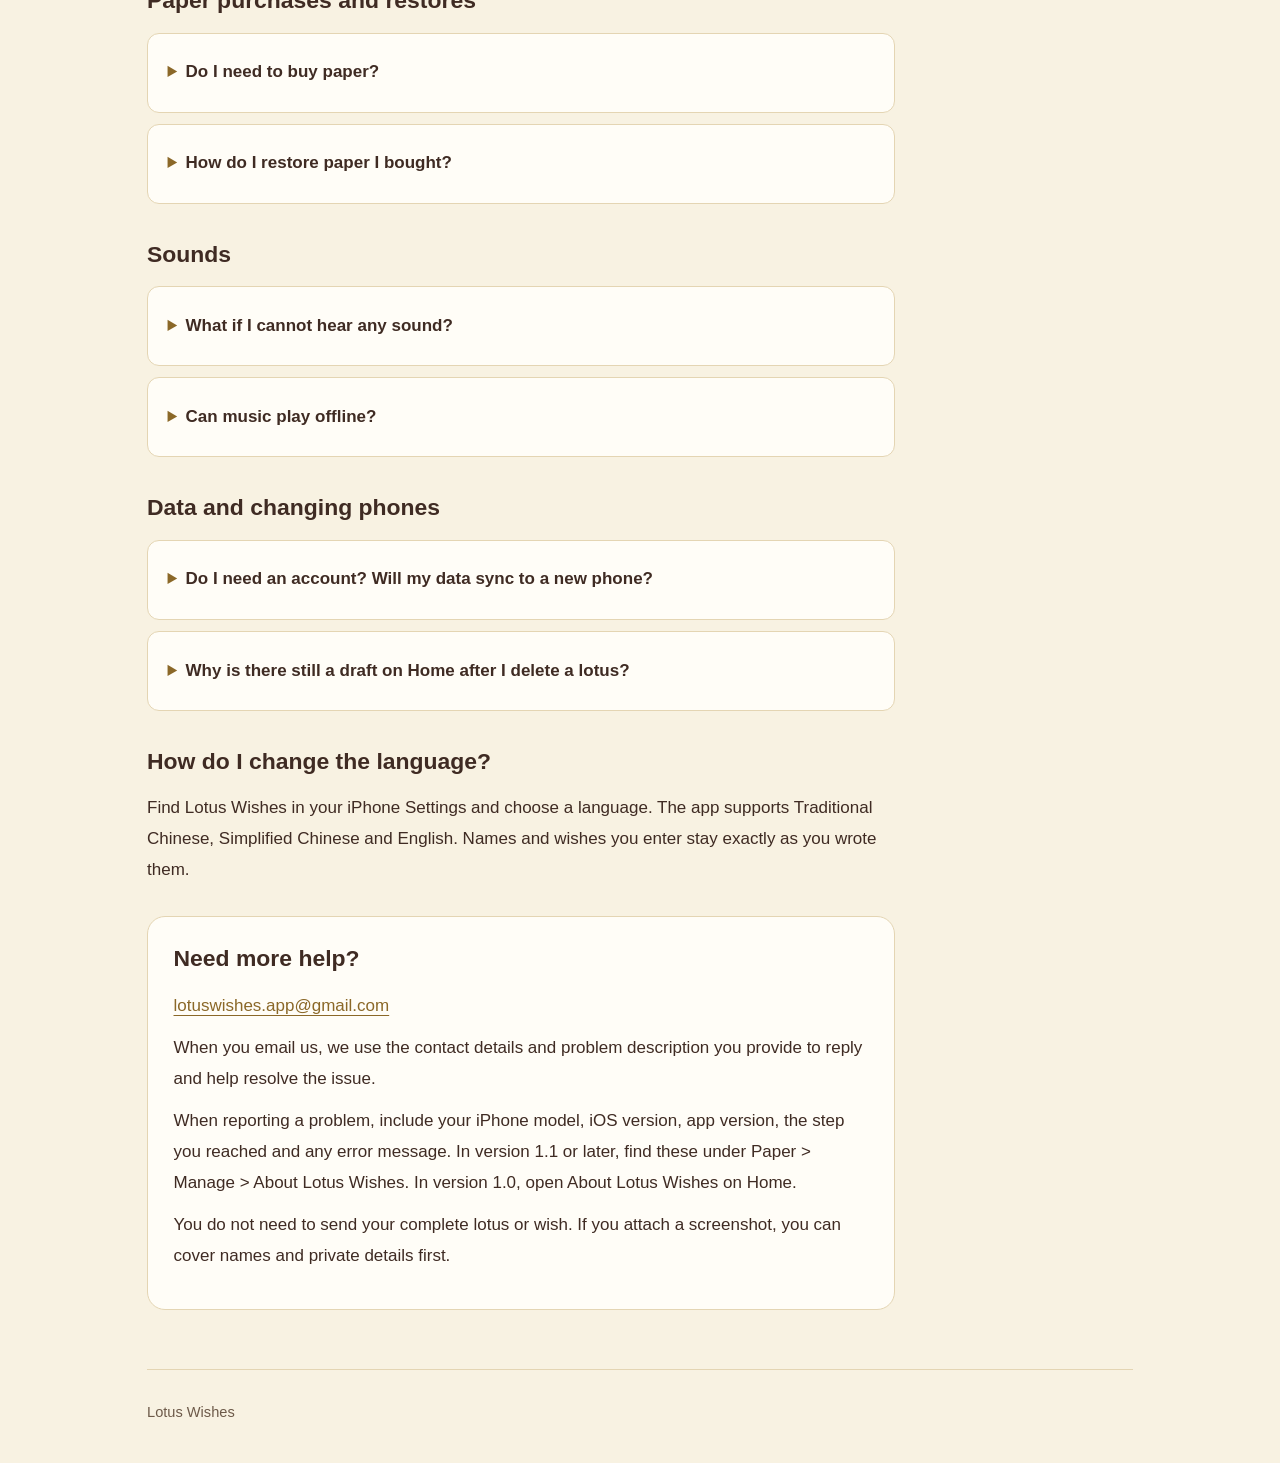
<file: en/support.html>
<!doctype html>
<html lang="en">
<head>
  <meta charset="utf-8">
  <meta name="viewport" content="width=device-width, initial-scale=1">
  <meta name="description" content="Lotus Wishes help: continuing a fold, saving lotuses, the offering furnace, paper purchases and restores, sound and backups.">
  <title>Help &amp; FAQ · Lotus Wishes</title>
  <link rel="icon" href="../assets/icon.png" type="image/png">
  <link rel="stylesheet" href="../styles.css">
  <link rel="canonical" href="https://cm2rf97d.github.io/lotus-wishes-support/en/support.html">
</head>
<body>
  <a class="skip-link" href="#main">Skip to main content</a>
  <div class="page-shell">
    <header class="site-header">
      <a class="brand" href="index.html"><img src="../assets/icon.png" width="48" height="48" alt="">Lotus Wishes</a>
      <nav aria-label="Main navigation"><a href="support.html" aria-current="page">Help</a><a href="privacy.html">Privacy Policy</a></nav>
    </header>
    <nav class="languages" aria-label="Language"><a href="../support.html" lang="zh-Hant" hreflang="zh-Hant">繁體中文</a><a href="../zh-Hans/support.html" lang="zh-Hans" hreflang="zh-Hans">简体中文</a><a href="../en/support.html" lang="en" hreflang="en" aria-current="page">English</a></nav>
    <main id="main" class="document">
      <div class="hero">
        <p class="eyebrow">Fold slowly. Pause whenever you need.</p>
        <h1>Help &amp; Frequently Asked Questions</h1>
        <p class="lead">Continue where you left off, then keep a memory of what you made.</p>
        <p class="meta">Applies to Lotus Wishes for iPhone · Updated October 14, 2026</p>
        <p class="meta">Paper purchases and the updated tabs apply to supported versions, starting with 1.1. Availability depends on your installed version and the options shown in the app. Help for version 1.0 is included below.</p>
      </div>
      <section class="faq-group" aria-labelledby="fold-save">
        <h2 id="fold-save">Progress and saving</h2>
        <details open>
          <summary>How do I continue after leaving the app?</summary>
          <p>Version 1.1 or later: return to the folding tab and tap Continue Folding to resume the lotus shown on Home. If other work is in progress, tap the progress message below it and choose the mode to continue.</p>
          <p>Version 1.0: on Home, tap Continue for the mode you were using. When several modes have unfinished work, the others appear under Other Progress.</p>
          <p>Progress is saved automatically. If the app says it has not been saved, tap Retry and wait for success before closing the app.</p>
        </details>
        <details>
          <summary>I finished folding. Why is my lotus missing from My Lotuses?</summary>
          <p>After finishing, open View &amp; Save and tap Save Lotus. My Lotuses shows only lotuses you have saved.</p>
          <p>After changing a wish, save your changes again. If you see You have unsaved changes, review your lotus and tap Save Changes.</p>
        </details>
        <details>
          <summary>Will starting another lotus erase my previous work?</summary>
          <p>Starting a new lotus in the same mode replaces that mode’s progress and wish after the confirmation flow. Lotuses already saved in My Lotuses and progress in other modes are kept.</p>
          <p>To keep your current lotus, finish and save it before starting another.</p>
        </details>
        <details>
          <summary>What should I do if saving or loading fails?</summary>
          <p>Tap Retry, Retry Saving or Retry Loading Progress on screen. If saving fails, wait for a successful retry before closing the app.</p>
          <p>If loading fails, retry loading before starting a new lotus that could replace your progress. Do not delete the app to troubleshoot, as this removes its data from the device.</p>
        </details>
      </section>
      <section class="faq-group" aria-labelledby="offering">
        <h2 id="offering">The furnace and offering memories</h2>
        <details>
          <summary>How do I offer a lotus in the furnace?</summary>
          <p>Version 1.1 or later: open Offering Furnace, select the saved lotuses you want to offer, then enter the room. Guide the active lotus toward the opening and release. If you selected several lotuses, the next one moves into place after the current offering is accepted and saved.</p>
          <p>If the lotus does not enter, it returns to the table so you can try again.</p>
          <p>Version 1.0: in My Lotuses, tap Go to Furnace to offer saved lotuses one after another. Once an offering is saved, the next lotus moves into place.</p>
        </details>
        <details>
          <summary>Does a lotus disappear after it is offered?</summary>
          <p>After a successful offering, the lotus stays in My Lotuses as an offering memory. It cannot be offered again, edited or deleted within the app.</p>
        </details>
        <details>
          <summary>What if saving fails after the lotus enters the furnace?</summary>
          <p>Tap Retry Saving as shown on screen. This saves the same offering record again; you do not need to drag the lotus a second time.</p>
          <p>The next lotus appears only after the record is saved. Check that the error has cleared before continuing.</p>
        </details>
      </section>
      <section class="faq-group" aria-labelledby="purchases">
        <h2 id="purchases">Paper purchases and restores</h2>
        <details>
          <summary>Do I need to buy paper?</summary>
          <p>Gold paper and the core folding, saving and offering features are free. Supported versions, starting with 1.1, offer five optional paper styles. Check the app for availability; each available style is a separate one-time purchase that permanently unlocks it. There is no subscription or charge per lotus. Select a style in the Paper tab to see its local price before buying. After purchase, choose Use for my next lotus. Existing saved lotuses and drafts keep their original paper.</p>
        </details>
        <details>
          <summary>How do I restore paper I bought?</summary>
          <p>After reinstalling or changing phones, use the Apple Account that made the purchase and open Paper &gt; Manage &gt; Restore purchases. Restoring paper access does not restore folding progress or creations; those depend on your device backup.</p>
        </details>
      </section>
      <section class="faq-group" aria-labelledby="sound">
        <h2 id="sound">Sounds</h2>
        <details>
          <summary>What if I cannot hear any sound?</summary>
          <p>Tap the speaker at the top to open Sounds. Check that playback is on and the app volume is above zero. Then check your iPhone volume, silent setting and headphone connection.</p>
          <p>After disconnecting headphones or opening the official chanting page, return to the app and tap Play to resume.</p>
        </details>
        <details>
          <summary>Can music play offline?</summary>
          <p>Background music and dedication tracks work offline. The Official Chanting Page opens an external website and requires an internet connection.</p>
        </details>
      </section>
      <section class="faq-group" aria-labelledby="data">
        <h2 id="data">Data and changing phones</h2>
        <details>
          <summary>Do I need an account? Will my data sync to a new phone?</summary>
          <p>You do not need a separate Lotus Wishes account. Lotus Wishes does not provide cross-device syncing. Depending on your settings, data may be saved and restored through iCloud or computer backups.</p>
          <p>Before changing phones, check your backup settings and whether your latest backup is complete. Read more in <a href="privacy.html#backup">Backups and changing phones</a>.</p>
        </details>
        <details>
          <summary>Why is there still a draft on Home after I delete a lotus?</summary>
          <p>Your collection and drafts are stored separately. Deleting a saved lotus that has not been offered does not clear the wish or progress in that mode’s draft.</p>
          <p>Starting a new lotus in the same mode replaces that draft after you complete the confirmation flow. Offered memories cannot be deleted within the app.</p>
        </details>
      </section>
      <section aria-labelledby="language-help">
        <h2 id="language-help">How do I change the language?</h2>
        <p>Find Lotus Wishes in your iPhone Settings and choose a language. The app supports Traditional Chinese, Simplified Chinese and English. Names and wishes you enter stay exactly as you wrote them.</p>
      </section>
      <section class="contact" aria-labelledby="contact">
        <h2 id="contact">Need more help?</h2>
        <p class="contact-address"><a href="mailto:lotuswishes.app@gmail.com">lotuswishes.app@gmail.com</a></p>
        <p>When you email us, we use the contact details and problem description you provide to reply and help resolve the issue.</p>
        <p>When reporting a problem, include your iPhone model, iOS version, app version, the step you reached and any error message. In version 1.1 or later, find these under Paper &gt; Manage &gt; About Lotus Wishes. In version 1.0, open About Lotus Wishes on Home.</p>
        <p>You do not need to send your complete lotus or wish. If you attach a screenshot, you can cover names and private details first.</p>
      </section>
    </main>
    <footer class="site-footer"><p>Lotus Wishes</p></footer>
  </div>
</body>
</html>
</file>
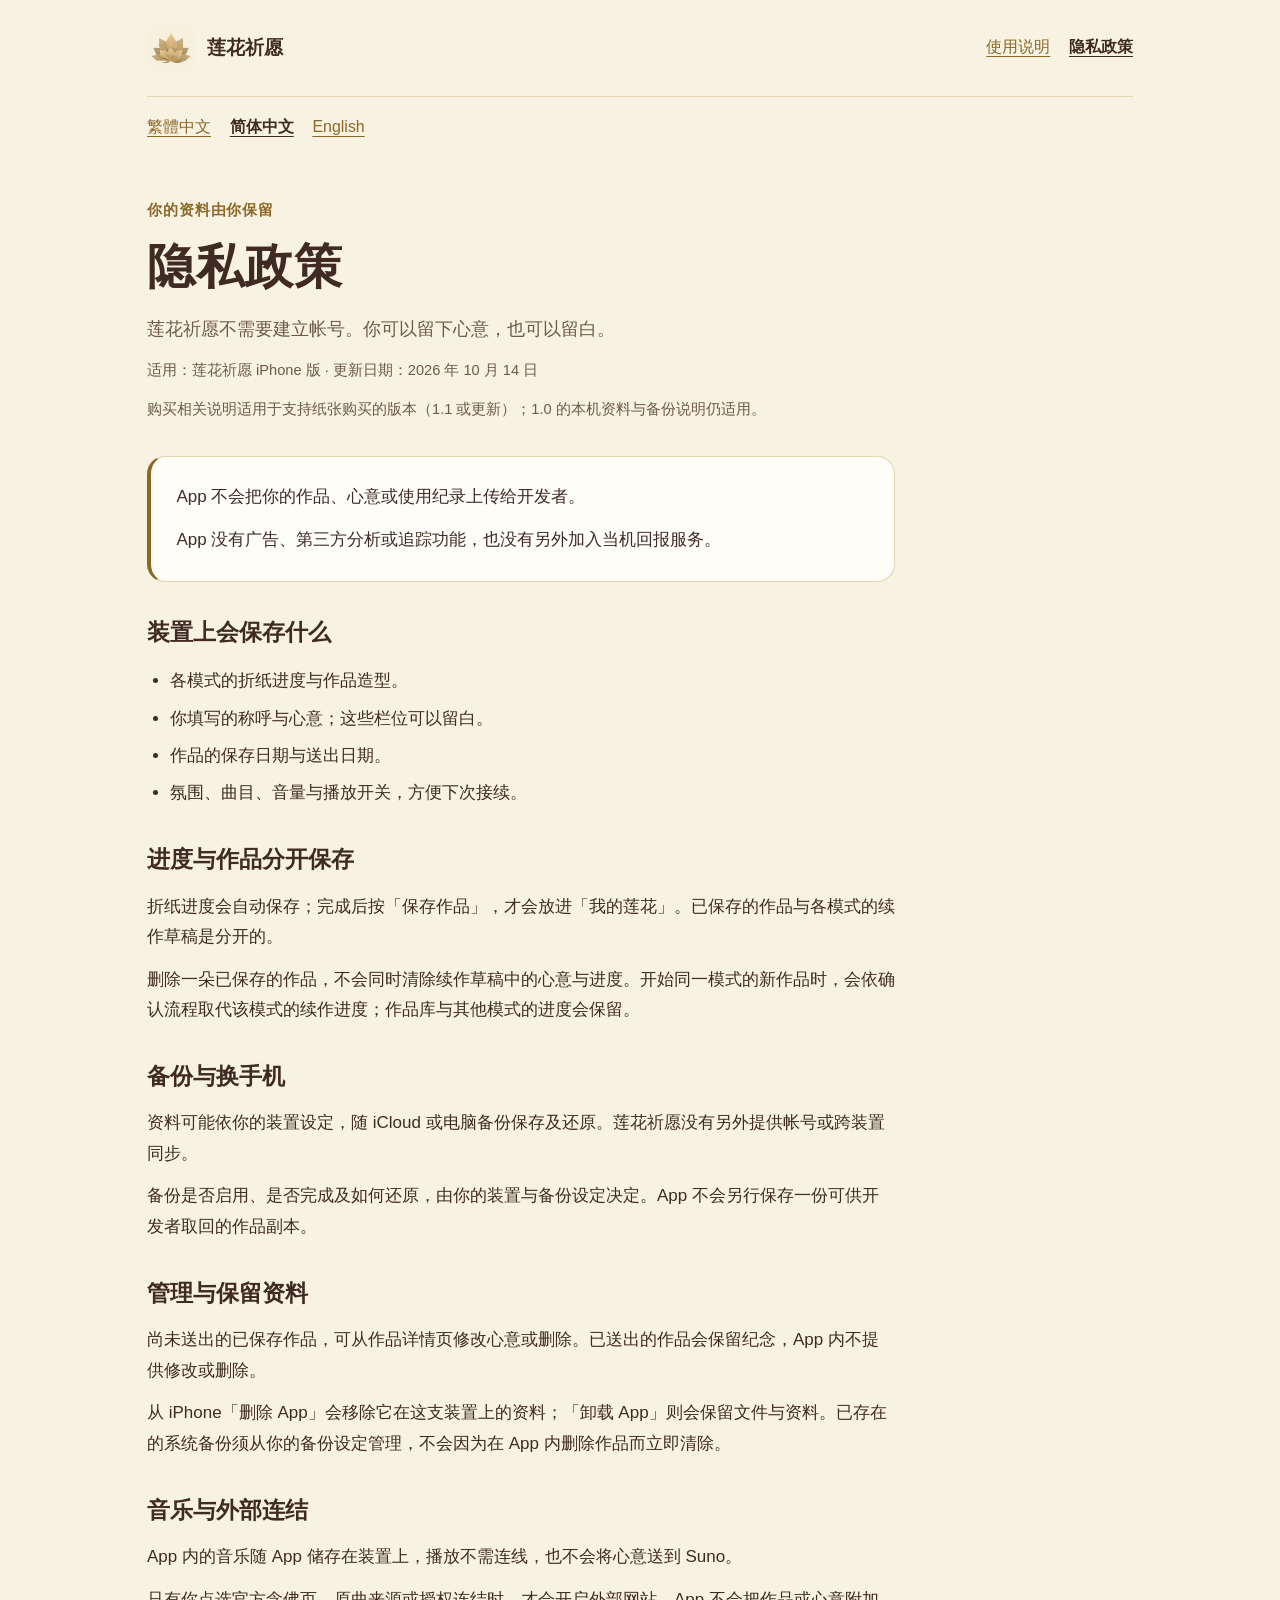
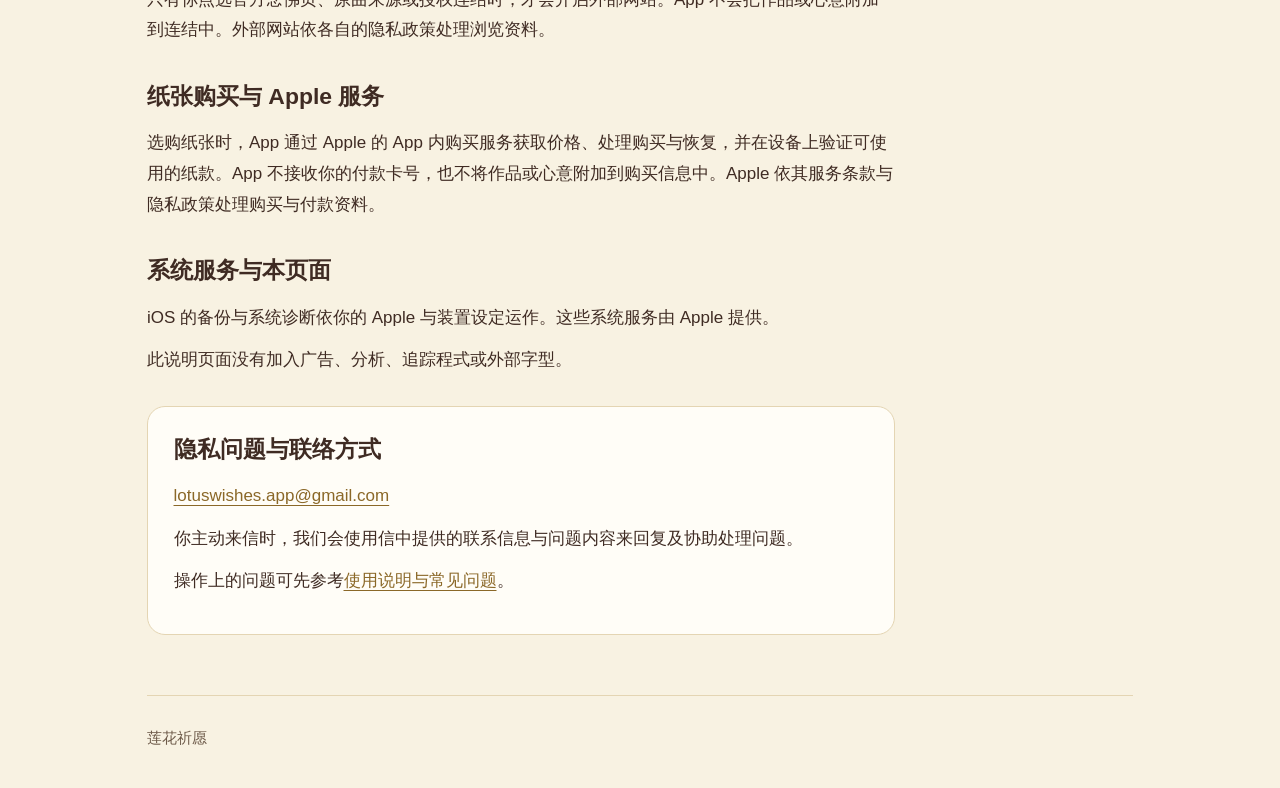
<file: zh-Hans/privacy.html>
<!doctype html>
<html lang="zh-Hans">
<head>
  <meta charset="utf-8">
  <meta name="viewport" content="width=device-width, initial-scale=1">
  <meta name="description" content="莲花祈愿隐私政策：本机资料、作品与心意、纸张购买、系统备份、外部连结及资料管理。">
  <title>隐私政策 · 莲花祈愿</title>
  <link rel="icon" href="../assets/icon.png" type="image/png">
  <link rel="stylesheet" href="../styles.css">
  <link rel="canonical" href="https://cm2rf97d.github.io/lotus-wishes-support/zh-Hans/privacy.html">
</head>
<body>
  <a class="skip-link" href="#main">跳至主要内容</a>
  <div class="page-shell">
    <header class="site-header">
      <a class="brand" href="index.html"><img src="../assets/icon.png" width="48" height="48" alt="">莲花祈愿</a>
      <nav aria-label="主要导览"><a href="support.html">使用说明</a><a href="privacy.html" aria-current="page">隐私政策</a></nav>
    </header>
    <nav class="languages" aria-label="语言"><a href="../privacy.html" lang="zh-Hant" hreflang="zh-Hant">繁體中文</a><a href="../zh-Hans/privacy.html" lang="zh-Hans" hreflang="zh-Hans" aria-current="page">简体中文</a><a href="../en/privacy.html" lang="en" hreflang="en">English</a></nav>
    <main id="main" class="document">
      <div class="hero">
        <p class="eyebrow">你的资料由你保留</p>
        <h1>隐私政策</h1>
        <p class="lead">莲花祈愿不需要建立帐号。你可以留下心意，也可以留白。</p>
        <p class="meta">适用：莲花祈愿 iPhone 版 · 更新日期：2026 年 10 月 14 日</p>
        <p class="meta">购买相关说明适用于支持纸张购买的版本（1.1 或更新）；1.0 的本机资料与备份说明仍适用。</p>
      </div>
      <div class="summary">
        <p>App 不会把你的作品、心意或使用纪录上传给开发者。</p>
        <p>App 没有广告、第三方分析或追踪功能，也没有另外加入当机回报服务。</p>
      </div>
      <section aria-labelledby="stored-data">
        <h2 id="stored-data">装置上会保存什么</h2>
        <ul>
          <li>各模式的折纸进度与作品造型。</li>
          <li>你填写的称呼与心意；这些栏位可以留白。</li>
          <li>作品的保存日期与送出日期。</li>
          <li>氛围、曲目、音量与播放开关，方便下次接续。</li>
        </ul>
      </section>
      <section aria-labelledby="drafts">
        <h2 id="drafts">进度与作品分开保存</h2>
        <p>折纸进度会自动保存；完成后按「保存作品」，才会放进「我的莲花」。已保存的作品与各模式的续作草稿是分开的。</p>
        <p>删除一朵已保存的作品，不会同时清除续作草稿中的心意与进度。开始同一模式的新作品时，会依确认流程取代该模式的续作进度；作品库与其他模式的进度会保留。</p>
      </section>
      <section aria-labelledby="backup">
        <h2 id="backup">备份与换手机</h2>
        <p>资料可能依你的装置设定，随 iCloud 或电脑备份保存及还原。莲花祈愿没有另外提供帐号或跨装置同步。</p>
        <p>备份是否启用、是否完成及如何还原，由你的装置与备份设定决定。App 不会另行保存一份可供开发者取回的作品副本。</p>
      </section>
      <section aria-labelledby="manage">
        <h2 id="manage">管理与保留资料</h2>
        <p>尚未送出的已保存作品，可从作品详情页修改心意或删除。已送出的作品会保留纪念，App 内不提供修改或删除。</p>
        <p>从 iPhone「删除 App」会移除它在这支装置上的资料；「卸载 App」则会保留文件与资料。已存在的系统备份须从你的备份设定管理，不会因为在 App 内删除作品而立即清除。</p>
      </section>
      <section aria-labelledby="links">
        <h2 id="links">音乐与外部连结</h2>
        <p>App 内的音乐随 App 储存在装置上，播放不需连线，也不会将心意送到 Suno。</p>
        <p>只有你点选官方念佛页、原曲来源或授权连结时，才会开启外部网站。App 不会把作品或心意附加到连结中。外部网站依各自的隐私政策处理浏览资料。</p>
      </section>
      <section aria-labelledby="purchases">
        <h2 id="purchases">纸张购买与 Apple 服务</h2>
        <p>选购纸张时，App 通过 Apple 的 App 内购买服务获取价格、处理购买与恢复，并在设备上验证可使用的纸款。App 不接收你的付款卡号，也不将作品或心意附加到购买信息中。Apple 依其服务条款与隐私政策处理购买与付款资料。</p>
      </section>
      <section aria-labelledby="system">
        <h2 id="system">系统服务与本页面</h2>
        <p>iOS 的备份与系统诊断依你的 Apple 与装置设定运作。这些系统服务由 Apple 提供。</p>
        <p>此说明页面没有加入广告、分析、追踪程式或外部字型。</p>
      </section>
      <section class="contact" aria-labelledby="contact">
        <h2 id="contact">隐私问题与联络方式</h2>
        <p class="contact-address"><a href="mailto:lotuswishes.app@gmail.com">lotuswishes.app@gmail.com</a></p>
        <p>你主动来信时，我们会使用信中提供的联系信息与问题内容来回复及协助处理问题。</p>
        <p>操作上的问题可先参考<a href="support.html">使用说明与常见问题</a>。</p>
      </section>
    </main>
    <footer class="site-footer"><p>莲花祈愿</p></footer>
  </div>
</body>
</html>
</file>
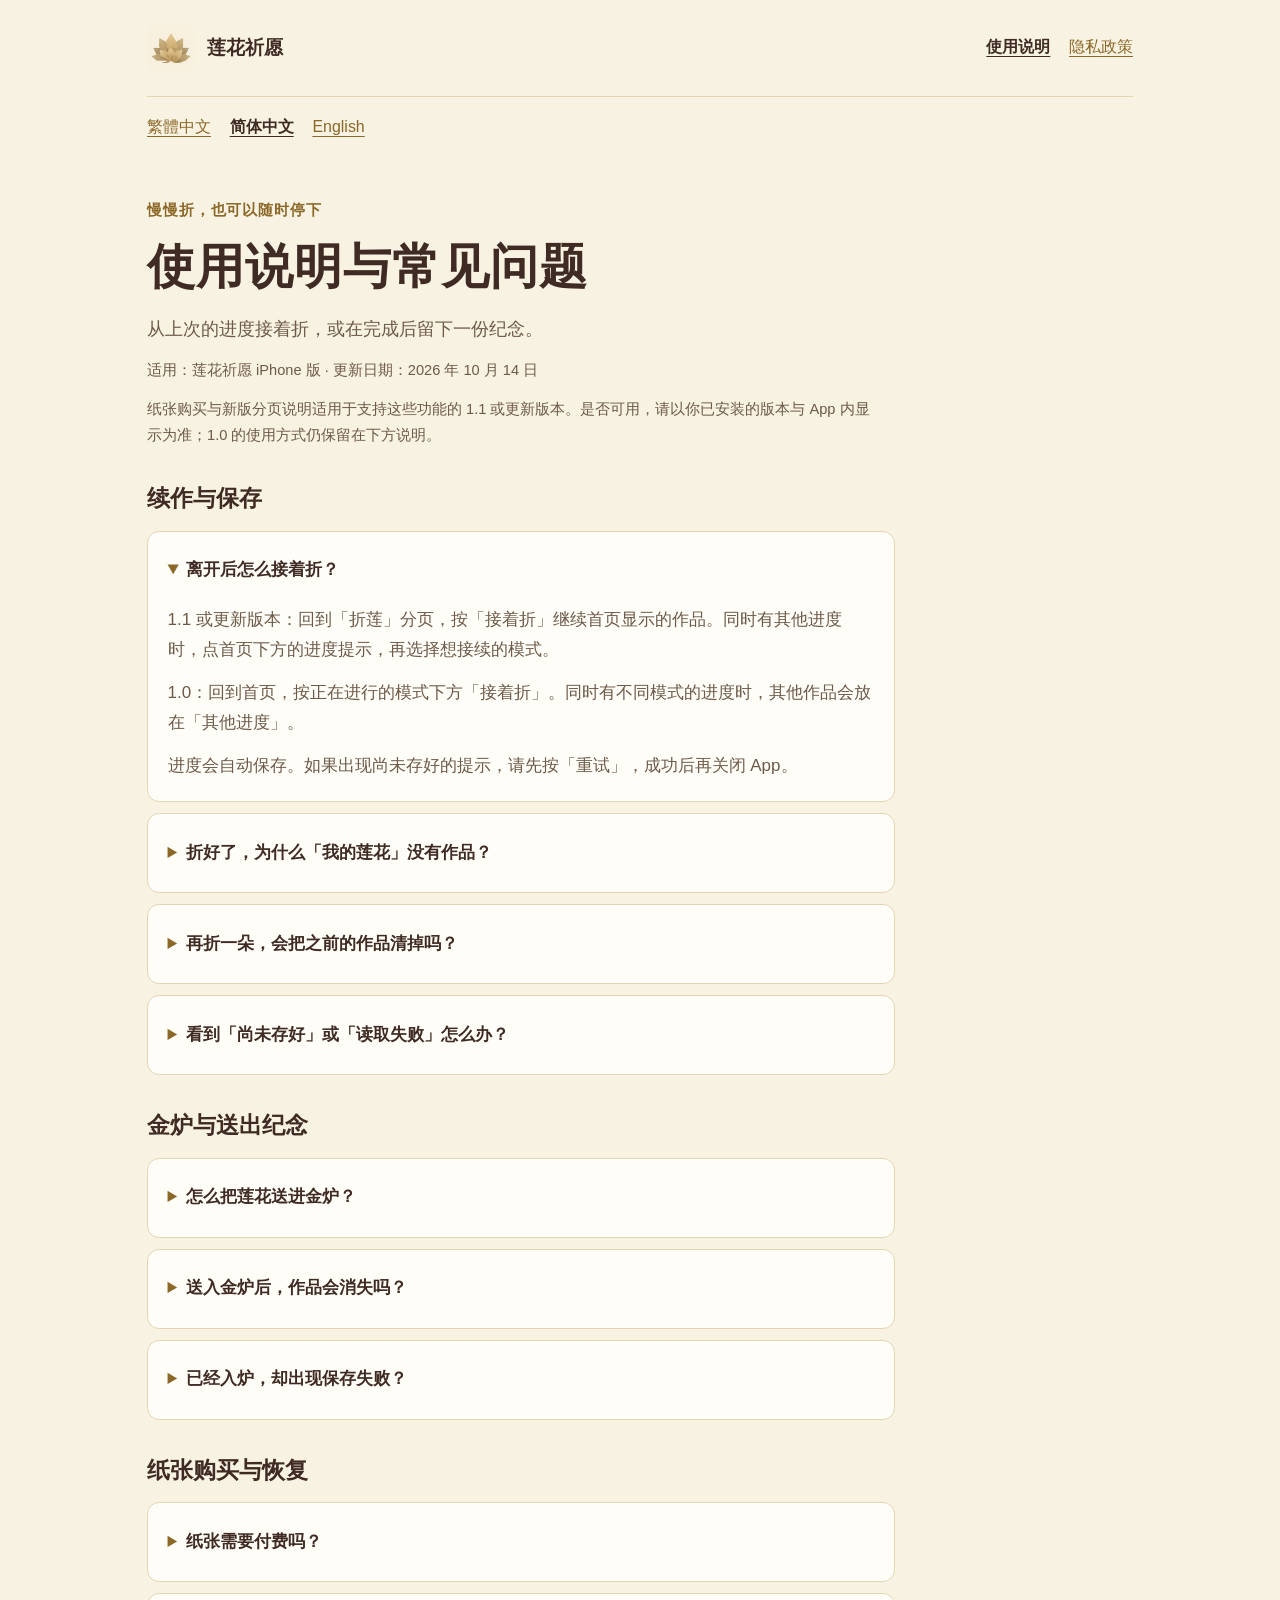
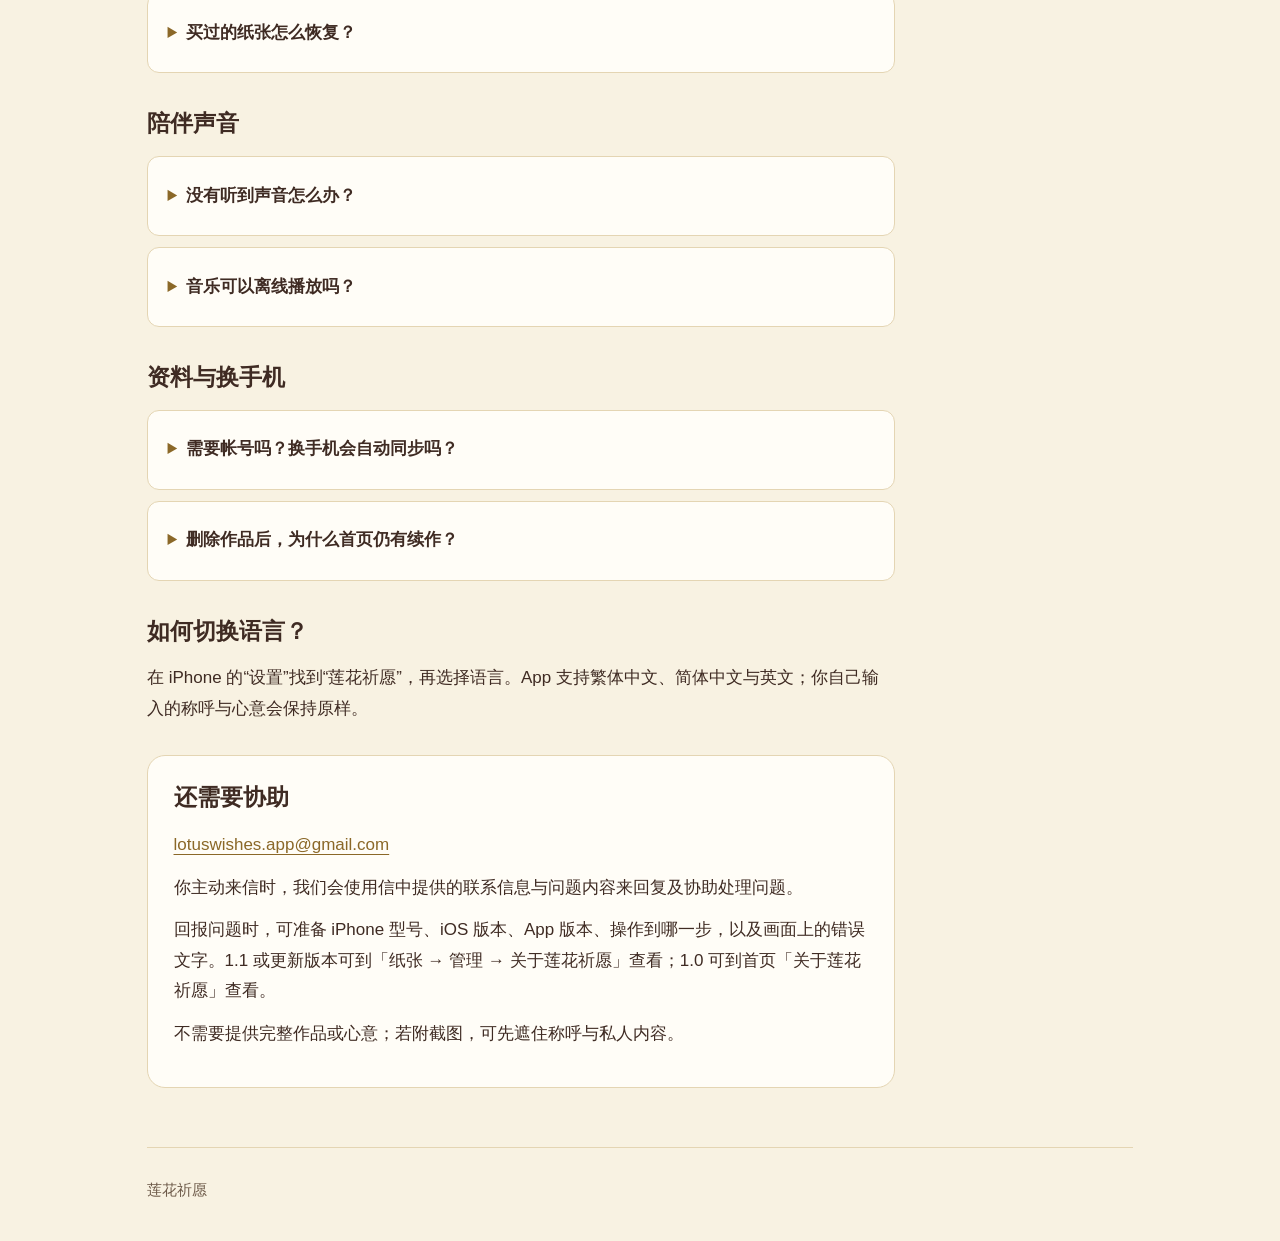
<file: zh-Hans/support.html>
<!doctype html>
<html lang="zh-Hans">
<head>
  <meta charset="utf-8">
  <meta name="viewport" content="width=device-width, initial-scale=1">
  <meta name="description" content="莲花祈愿使用说明：折纸续作、保存作品、金炉送出、纸张购买与恢复、声音与资料备份。">
  <title>使用说明与常见问题 · 莲花祈愿</title>
  <link rel="icon" href="../assets/icon.png" type="image/png">
  <link rel="stylesheet" href="../styles.css">
  <link rel="canonical" href="https://cm2rf97d.github.io/lotus-wishes-support/zh-Hans/support.html">
</head>
<body>
  <a class="skip-link" href="#main">跳至主要内容</a>
  <div class="page-shell">
    <header class="site-header">
      <a class="brand" href="index.html"><img src="../assets/icon.png" width="48" height="48" alt="">莲花祈愿</a>
      <nav aria-label="主要导览"><a href="support.html" aria-current="page">使用说明</a><a href="privacy.html">隐私政策</a></nav>
    </header>
    <nav class="languages" aria-label="语言"><a href="../support.html" lang="zh-Hant" hreflang="zh-Hant">繁體中文</a><a href="../zh-Hans/support.html" lang="zh-Hans" hreflang="zh-Hans" aria-current="page">简体中文</a><a href="../en/support.html" lang="en" hreflang="en">English</a></nav>
    <main id="main" class="document">
      <div class="hero">
        <p class="eyebrow">慢慢折，也可以随时停下</p>
        <h1>使用说明与常见问题</h1>
        <p class="lead">从上次的进度接着折，或在完成后留下一份纪念。</p>
        <p class="meta">适用：莲花祈愿 iPhone 版 · 更新日期：2026 年 10 月 14 日</p>
        <p class="meta">纸张购买与新版分页说明适用于支持这些功能的 1.1 或更新版本。是否可用，请以你已安装的版本与 App 内显示为准；1.0 的使用方式仍保留在下方说明。</p>
      </div>
      <section class="faq-group" aria-labelledby="fold-save">
        <h2 id="fold-save">续作与保存</h2>
        <details open>
          <summary>离开后怎么接着折？</summary>
          <p>1.1 或更新版本：回到「折莲」分页，按「接着折」继续首页显示的作品。同时有其他进度时，点首页下方的进度提示，再选择想接续的模式。</p>
          <p>1.0：回到首页，按正在进行的模式下方「接着折」。同时有不同模式的进度时，其他作品会放在「其他进度」。</p>
          <p>进度会自动保存。如果出现尚未存好的提示，请先按「重试」，成功后再关闭 App。</p>
        </details>
        <details>
          <summary>折好了，为什么「我的莲花」没有作品？</summary>
          <p>完成后先到「欣赏与保存」，再按「保存作品」。作品库只显示你已保存的莲花。</p>
          <p>改过心意后，也要再次保存修改。看到「作品有修改，尚未保存」时，可先欣赏确认，再按「保存修改」。</p>
        </details>
        <details>
          <summary>再折一朵，会把之前的作品清掉吗？</summary>
          <p>开始同一模式的新作品时，会依确认流程取代这个模式的续作进度与心意。已保存到「我的莲花」的作品，以及其他模式的进度会保留。</p>
          <p>如果想留下目前这朵莲，请先完成并保存，再开始新作品。</p>
        </details>
        <details>
          <summary>看到「尚未存好」或「读取失败」怎么办？</summary>
          <p>请按画面上的「重试」、「重试保存」或「重试读取进度」。写入失败时，先重试成功再关闭 App。</p>
          <p>读取失败时，请先重试读取，避免用新作品取代原本的进度。不要为了排除错误而直接删除 App，因为它会移除装置上的 App 资料。</p>
        </details>
      </section>
      <section class="faq-group" aria-labelledby="offering">
        <h2 id="offering">金炉与送出纪念</h2>
        <details>
          <summary>怎么把莲花送进金炉？</summary>
          <p>1.1 或更新版本：打开「金炉」分页，选择想送出的已保存作品，再进入金炉。将可操作的莲花推向炉口，轻轻放手；选择多朵时，入炉并保存成功后，下一朵会补上。</p>
          <p>若没有送入，莲花会回到桌上，可以再试一次。</p>
          <p>1.0：从「我的莲花」按「前往金炉」，可以依序送出尚未送出的作品。入炉并保存成功后，下一朵会补上。</p>
        </details>
        <details>
          <summary>送入金炉后，作品会消失吗？</summary>
          <p>送出成功后，作品仍会保留在「我的莲花」，并显示送出纪念。已送出的作品不能再次送入，也不能在 App 内修改或删除。</p>
        </details>
        <details>
          <summary>已经入炉，却出现保存失败？</summary>
          <p>请依画面提示按「重试保存」。重试会再次保存同一份纪念，不需要重新拖动莲花。</p>
          <p>保存成功后才会补上下一朵。请先确认错误提示已消失，再继续。</p>
        </details>
      </section>
      <section class="faq-group" aria-labelledby="purchases">
        <h2 id="purchases">纸张购买与恢复</h2>
        <details>
          <summary>纸张需要付费吗？</summary>
          <p>金色素纸与折莲、保存作品、金炉基本功能可免费使用。支持购买的版本（1.1 或更新）提供五款可选纸张，开放情况以 App 内显示为准；各款可一次购买永久解锁，不是订阅，也不会每折一朵重复收费。在「纸张」选择纸款后，可先查看所在地区的售价，再决定是否购买。购买后按「设为下次使用」，新作品才会使用这款纸；已有作品与续作保留原纸。</p>
        </details>
        <details>
          <summary>买过的纸张怎么恢复？</summary>
          <p>重新安装或换手机后，使用原购买的 Apple 帐号，到「纸张 → 管理 → 恢复购买」。恢复纸款不会还原折纸进度或作品；作品与进度仍依你的设备备份还原。</p>
        </details>
      </section>
      <section class="faq-group" aria-labelledby="sound">
        <h2 id="sound">陪伴声音</h2>
        <details>
          <summary>没有听到声音怎么办？</summary>
          <p>按页首喇叭开启「陪伴声音」，确认播放已开启，App 音量不是 0，再查看 iPhone 音量、静音设定与耳机连线。</p>
          <p>耳机移除或开启官方念佛页后，可回到 App 手动按播放。</p>
        </details>
        <details>
          <summary>音乐可以离线播放吗？</summary>
          <p>App 内的陪伴音乐与回向可以离线播放。点选「官方念佛页」会开启外部网站，这时需要网路。</p>
        </details>
      </section>
      <section class="faq-group" aria-labelledby="data">
        <h2 id="data">资料与换手机</h2>
        <details>
          <summary>需要帐号吗？换手机会自动同步吗？</summary>
          <p>不需要另外建立莲花祈愿帐号。莲花祈愿没有另外提供跨装置同步；资料可能依你的设定，随 iCloud 或电脑备份保存及还原。</p>
          <p>换手机前请确认自己的备份设定与备份状态。更多说明请见<a href="privacy.html#backup">备份与换手机</a>。</p>
        </details>
        <details>
          <summary>删除作品后，为什么首页仍有续作？</summary>
          <p>作品库与续作草稿分开保存。删除一朵尚未送出的已保存作品，不会同时清除该模式草稿里的心意与进度。</p>
          <p>开始同一模式的新作品并完成确认流程，才会取代那份续作进度。已送出的纪念在 App 内不提供删除。</p>
        </details>
      </section>
      <section aria-labelledby="language-help">
        <h2 id="language-help">如何切换语言？</h2>
        <p>在 iPhone 的“设置”找到“莲花祈愿”，再选择语言。App 支持繁体中文、简体中文与英文；你自己输入的称呼与心意会保持原样。</p>
      </section>
      <section class="contact" aria-labelledby="contact">
        <h2 id="contact">还需要协助</h2>
        <p class="contact-address"><a href="mailto:lotuswishes.app@gmail.com">lotuswishes.app@gmail.com</a></p>
        <p>你主动来信时，我们会使用信中提供的联系信息与问题内容来回复及协助处理问题。</p>
        <p>回报问题时，可准备 iPhone 型号、iOS 版本、App 版本、操作到哪一步，以及画面上的错误文字。1.1 或更新版本可到「纸张 → 管理 → 关于莲花祈愿」查看；1.0 可到首页「关于莲花祈愿」查看。</p>
        <p>不需要提供完整作品或心意；若附截图，可先遮住称呼与私人内容。</p>
      </section>
    </main>
    <footer class="site-footer"><p>莲花祈愿</p></footer>
  </div>
</body>
</html>
</file>
<file: styles.css>
:root {
  color-scheme: light;
  --paper: #f8f2e2;
  --surface: #fffdf7;
  --ink: #3f2b23;
  --muted: #6d5a49;
  --gold: #8b6828;
  --line: #e4d5b3;
  --soft: #f1e6cd;
  font-family: -apple-system, BlinkMacSystemFont, "PingFang TC", "Microsoft JhengHei", sans-serif;
  font-size: 17px;
  line-height: 1.8;
  background: var(--paper);
  color: var(--ink);
}
* { box-sizing: border-box; }
body { margin: 0; }
main { overflow-wrap: anywhere; }
a { color: var(--gold); text-underline-offset: .22em; }
a:hover { color: var(--ink); }
a:focus-visible, summary:focus-visible { outline: 3px solid var(--gold); outline-offset: 5px; border-radius: 4px; }
.skip-link { position: absolute; left: 1rem; top: -8rem; padding: .6rem 1rem; background: var(--surface); z-index: 2; }
.skip-link:focus { top: 1rem; }
.preview-notice { margin: 0; padding: .7rem 1.25rem; background: var(--soft); border-bottom: 1px solid var(--line); text-align: center; font-size: .88rem; }
.preview-notice strong { display: inline-block; margin-right: .6rem; }
.page-shell { width: min(100% - 2.5rem, 58rem); margin-inline: auto; }
.site-header { display: flex; align-items: center; justify-content: space-between; gap: 1.25rem; padding-block: 1.4rem; border-bottom: 1px solid var(--line); }
.brand { display: inline-flex; align-items: center; gap: .7rem; text-decoration: none; color: var(--ink); font-weight: 700; font-size: 1.1rem; min-height: 44px; }
.brand img { width: 48px; height: 48px; border-radius: 12px; }
nav { display: flex; gap: .35rem 1.1rem; flex-wrap: wrap; }
nav a { display: inline-flex; align-items: center; min-height: 44px; font-size: .94rem; }
nav a[aria-current="page"] { color: var(--ink); font-weight: 700; }
.languages { padding-top: .5rem; }
main { padding-block: 2.8rem 3.5rem; }
.hero { max-width: 43rem; margin-bottom: 2rem; }
.eyebrow { color: var(--gold); font-size: .86rem; font-weight: 650; letter-spacing: .06em; margin: 0 0 .5rem; }
h1, h2, h3 { line-height: 1.45; text-wrap: pretty; }
h1 { font-size: clamp(2rem, 5vw, 2.8rem); margin: 0 0 .7rem; letter-spacing: .02em; }
h2 { font-size: 1.35rem; margin: 2rem 0 .9rem; }
h3 { font-size: 1.1rem; margin: 0 0 .55rem; }
p { margin: .7rem 0; }
.lead { color: var(--muted); font-size: 1.08rem; }
.meta { font-size: .86rem; color: var(--muted); }
.cards { display: grid; grid-template-columns: repeat(2, minmax(0, 1fr)); gap: 1rem; }
.card, .contact, .summary { background: var(--surface); border: 1px solid var(--line); border-radius: 18px; padding: 1.5rem; }
.card p { color: var(--muted); }
.card a { display: inline-flex; align-items: center; min-height: 44px; font-weight: 650; }
.summary { border-left: 4px solid var(--gold); margin-bottom: 2rem; }
.summary p:first-child { margin-top: 0; }
.summary p:last-child { margin-bottom: 0; }
.document { max-width: 44rem; }
.document section + section { margin-top: 1.8rem; }
.document ul { padding-left: 1.35rem; }
.document li + li { margin-top: .4rem; }
.contact { margin-top: 2rem; }
.contact h2 { margin-top: 0; }
.contact-address a { overflow-wrap: anywhere; }
.contact-placeholder { padding: .8rem 1rem; background: var(--soft); border-radius: 10px; font-weight: 650; }
.faq-group { margin-bottom: 2rem; }
details { padding: 1rem 1.15rem; background: var(--surface); border: 1px solid var(--line); border-radius: 12px; margin-bottom: .65rem; }
summary { cursor: pointer; font-weight: 650; min-height: 44px; align-content: center; padding-block: .25rem; }
summary::marker { color: var(--gold); }
details p, details li { color: var(--muted); }
details p:last-child { margin-bottom: .15rem; }
.site-footer { border-top: 1px solid var(--line); padding-block: 1.5rem 2rem; color: var(--muted); font-size: .86rem; }
.site-footer p { margin: .2rem 0; }
@media (max-width: 600px) {
  .page-shell { width: min(100% - 2rem, 58rem); }
  .site-header { align-items: flex-start; flex-direction: column; gap: .45rem; padding-block: 1rem; }
  nav { gap: .3rem 1.25rem; }
  main { padding-top: 2rem; }
  .cards { grid-template-columns: 1fr; }
  .card, .contact, .summary { padding: 1.15rem; }
  .preview-notice strong { display: block; margin-right: 0; }
}
@media print {
  :root { background: white; color: black; }
  .skip-link, nav { display: none; }
  .page-shell { width: 100%; }
  .card, .contact, .summary, details { break-inside: avoid; }
  details::details-content { display: block; }
}
</file>
